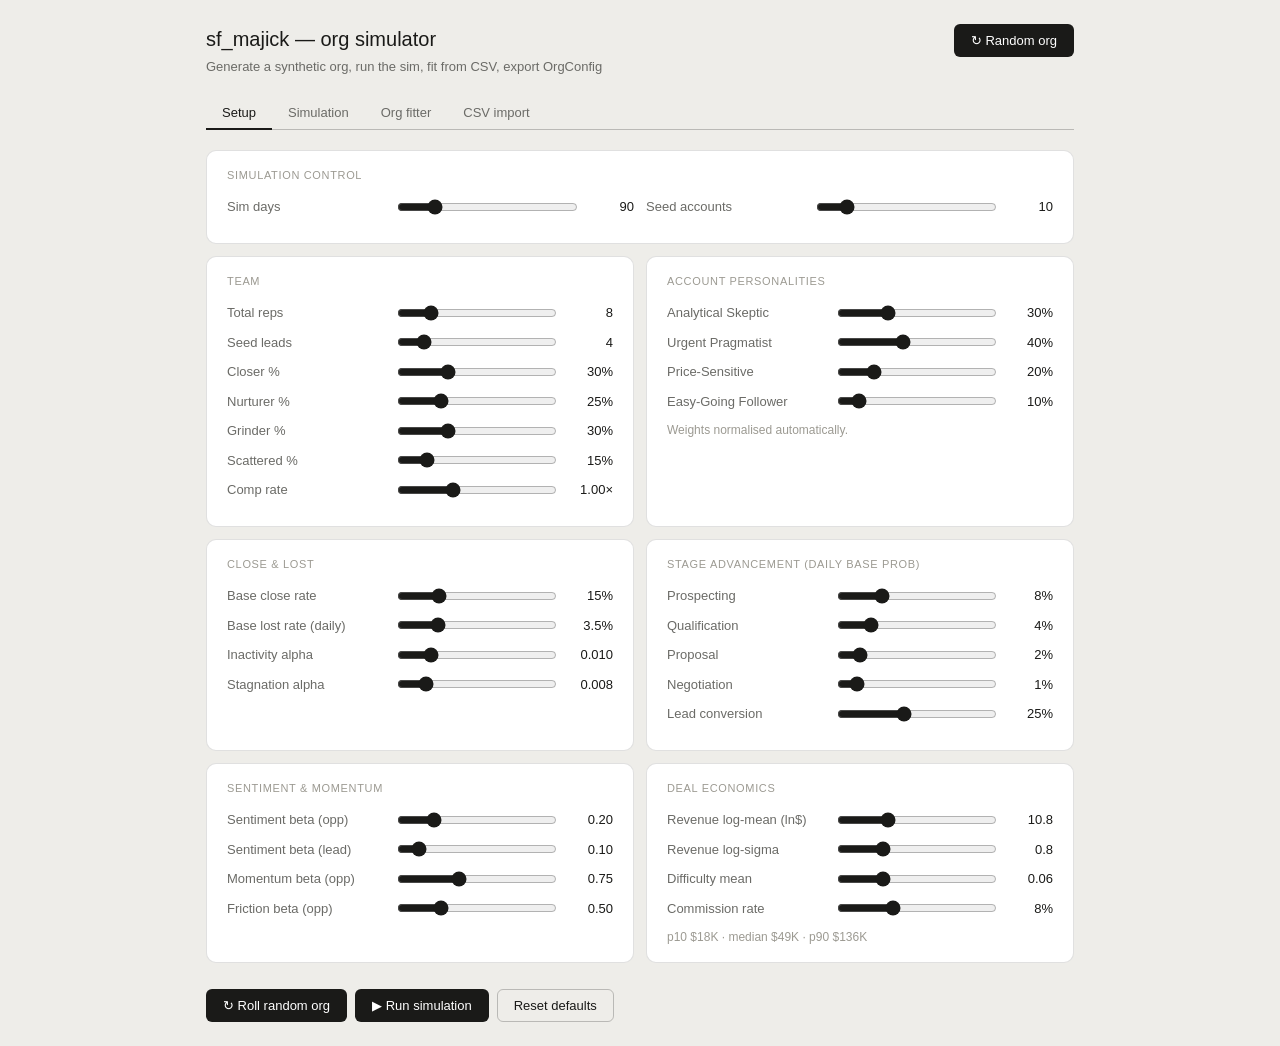
<file: sf_majick/sim/gui/index.html>
<!DOCTYPE html>
<html lang="en">
<head>
<meta charset="UTF-8">
<meta name="viewport" content="width=device-width, initial-scale=1.0">
<title>sf_majick — Org Simulator</title>
<link rel="stylesheet" href="style.css">
</head>
<body>
<div class="app">

  <header>
    <div class="header-row">
      <div>
        <h1>sf_majick — org simulator</h1>
        <p>Generate a synthetic org, run the sim, fit from CSV, export OrgConfig</p>
      </div>
      <button class="btn btn-primary" onclick="randomizeAll(); showTab('setup')">↻ Random org</button>
    </div>
  </header>

  <div class="tabs">
    <button class="tab active" onclick="showTab('setup')">Setup</button>
    <button class="tab" onclick="showTab('sim')">Simulation</button>
    <button class="tab" onclick="showTab('fitter')">Org fitter</button>
    <button class="tab" onclick="showTab('csv')">CSV import</button>
  </div>

  <!-- ═══════════════════════════════════════════════ SETUP -->
  <div id="tab-setup">

    <div class="panel">
      <div class="panel-title">Simulation control</div>
      <div class="two-col">
        <div class="slider-row"><label>Sim days</label><input type="range" id="s-days" min="30" max="365" value="90" step="5" oninput="sync(this,'v-days')"><span id="v-days">90</span></div>
        <div class="slider-row"><label>Seed accounts</label><input type="range" id="s-accts" min="2" max="60" value="10" step="1" oninput="sync(this,'v-accts')"><span id="v-accts">10</span></div>
      </div>
    </div>

    <div class="two-col">
      <div class="panel">
        <div class="panel-title">Team</div>
        <div class="slider-row"><label>Total reps</label><input type="range" id="s-nreps" min="1" max="40" value="8" step="1" oninput="sync(this,'v-nreps')"><span id="v-nreps">8</span></div>
        <div class="slider-row"><label>Seed leads</label><input type="range" id="s-leads" min="0" max="30" value="4" step="1" oninput="sync(this,'v-leads')"><span id="v-leads">4</span></div>
        <div class="slider-row"><label>Closer %</label><input type="range" id="s-closer" min="0" max="1" value="0.30" step="0.05" oninput="sync(this,'v-closer','pct')"><span id="v-closer">30%</span></div>
        <div class="slider-row"><label>Nurturer %</label><input type="range" id="s-nurturer" min="0" max="1" value="0.25" step="0.05" oninput="sync(this,'v-nurturer','pct')"><span id="v-nurturer">25%</span></div>
        <div class="slider-row"><label>Grinder %</label><input type="range" id="s-grinder" min="0" max="1" value="0.30" step="0.05" oninput="sync(this,'v-grinder','pct')"><span id="v-grinder">30%</span></div>
        <div class="slider-row"><label>Scattered %</label><input type="range" id="s-scattered" min="0" max="1" value="0.15" step="0.05" oninput="sync(this,'v-scattered','pct')"><span id="v-scattered">15%</span></div>
        <div class="slider-row"><label>Comp rate</label><input type="range" id="s-comp" min="0.5" max="2.0" value="1.0" step="0.05" oninput="sync(this,'v-comp','x')"><span id="v-comp">1.0×</span></div>
      </div>
      <div class="panel">
        <div class="panel-title">Account personalities</div>
        <div class="slider-row"><label>Analytical Skeptic</label><input type="range" id="s-skeptic" min="0" max="1" value="0.30" step="0.05" oninput="sync(this,'v-skeptic','pct')"><span id="v-skeptic">30%</span></div>
        <div class="slider-row"><label>Urgent Pragmatist</label><input type="range" id="s-urgent" min="0" max="1" value="0.40" step="0.05" oninput="sync(this,'v-urgent','pct')"><span id="v-urgent">40%</span></div>
        <div class="slider-row"><label>Price-Sensitive</label><input type="range" id="s-price" min="0" max="1" value="0.20" step="0.05" oninput="sync(this,'v-price','pct')"><span id="v-price">20%</span></div>
        <div class="slider-row"><label>Easy-Going Follower</label><input type="range" id="s-easy" min="0" max="1" value="0.10" step="0.05" oninput="sync(this,'v-easy','pct')"><span id="v-easy">10%</span></div>
        <p class="note">Weights normalised automatically.</p>
      </div>
    </div>

    <div class="two-col">
      <div class="panel">
        <div class="panel-title">Close &amp; lost</div>
        <div class="slider-row"><label>Base close rate</label><input type="range" id="s-close" min="0.01" max="0.60" value="0.15" step="0.01" oninput="sync(this,'v-close','pct')"><span id="v-close">15%</span></div>
        <div class="slider-row"><label>Base lost rate (daily)</label><input type="range" id="s-lost" min="0.001" max="0.15" value="0.035" step="0.001" oninput="sync(this,'v-lost','pct2')"><span id="v-lost">3.5%</span></div>
        <div class="slider-row"><label>Inactivity alpha</label><input type="range" id="s-inactivity" min="0.001" max="0.05" value="0.010" step="0.001" oninput="sync(this,'v-inactivity','dec3')"><span id="v-inactivity">0.010</span></div>
        <div class="slider-row"><label>Stagnation alpha</label><input type="range" id="s-stagnation" min="0.001" max="0.05" value="0.008" step="0.001" oninput="sync(this,'v-stagnation','dec3')"><span id="v-stagnation">0.008</span></div>
      </div>
      <div class="panel">
        <div class="panel-title">Stage advancement (daily base prob)</div>
        <div class="slider-row"><label>Prospecting</label><input type="range" id="s-p-prosp" min="0.005" max="0.30" value="0.08" step="0.005" oninput="sync(this,'v-p-prosp','pct')"><span id="v-p-prosp">8%</span></div>
        <div class="slider-row"><label>Qualification</label><input type="range" id="s-p-qual" min="0.005" max="0.20" value="0.04" step="0.005" oninput="sync(this,'v-p-qual','pct')"><span id="v-p-qual">4%</span></div>
        <div class="slider-row"><label>Proposal</label><input type="range" id="s-p-prop" min="0.005" max="0.15" value="0.02" step="0.005" oninput="sync(this,'v-p-prop','pct')"><span id="v-p-prop">2%</span></div>
        <div class="slider-row"><label>Negotiation</label><input type="range" id="s-p-neg" min="0.002" max="0.10" value="0.01" step="0.002" oninput="sync(this,'v-p-neg','pct')"><span id="v-p-neg">1%</span></div>
        <div class="slider-row"><label>Lead conversion</label><input type="range" id="s-p-lead" min="0.01" max="0.60" value="0.25" step="0.01" oninput="sync(this,'v-p-lead','pct')"><span id="v-p-lead">25%</span></div>
      </div>
    </div>

    <div class="two-col">
      <div class="panel">
        <div class="panel-title">Sentiment &amp; momentum</div>
        <div class="slider-row"><label>Sentiment beta (opp)</label><input type="range" id="s-sent-opp" min="0.0" max="1.0" value="0.20" step="0.05" oninput="sync(this,'v-sent-opp','dec2')"><span id="v-sent-opp">0.20</span></div>
        <div class="slider-row"><label>Sentiment beta (lead)</label><input type="range" id="s-sent-lead" min="0.0" max="1.0" value="0.10" step="0.05" oninput="sync(this,'v-sent-lead','dec2')"><span id="v-sent-lead">0.10</span></div>
        <div class="slider-row"><label>Momentum beta (opp)</label><input type="range" id="s-mom-opp" min="0.0" max="2.0" value="0.75" step="0.05" oninput="sync(this,'v-mom-opp','dec2')"><span id="v-mom-opp">0.75</span></div>
        <div class="slider-row"><label>Friction beta (opp)</label><input type="range" id="s-fric-opp" min="0.0" max="2.0" value="0.50" step="0.05" oninput="sync(this,'v-fric-opp','dec2')"><span id="v-fric-opp">0.50</span></div>
      </div>
      <div class="panel">
        <div class="panel-title">Deal economics</div>
        <div class="slider-row"><label>Revenue log-mean (ln$)</label><input type="range" id="s-rev-mu" min="9" max="15" value="10.82" step="0.1" oninput="sync(this,'v-rev-mu','dec1')"><span id="v-rev-mu">10.8</span></div>
        <div class="slider-row"><label>Revenue log-sigma</label><input type="range" id="s-rev-sig" min="0.2" max="2.5" value="0.8" step="0.1" oninput="sync(this,'v-rev-sig','dec1')"><span id="v-rev-sig">0.8</span></div>
        <div class="slider-row"><label>Difficulty mean</label><input type="range" id="s-diff" min="0.01" max="0.20" value="0.06" step="0.01" oninput="sync(this,'v-diff','dec2')"><span id="v-diff">0.06</span></div>
        <div class="slider-row"><label>Commission rate</label><input type="range" id="s-comm-rate" min="0.02" max="0.20" value="0.08" step="0.01" oninput="sync(this,'v-comm-rate','pct')"><span id="v-comm-rate">8%</span></div>
        <p class="note" id="rev-preview"></p>
      </div>
    </div>

    <div class="btn-row">
      <button class="btn btn-primary" onclick="randomizeAll()">↻ Roll random org</button>
      <button class="btn btn-primary" onclick="runSim()">▶ Run simulation</button>
      <button class="btn" onclick="resetDefaults()">Reset defaults</button>
    </div>

  </div>

  <!-- ═══════════════════════════════════════════ SIMULATION -->
  <div id="tab-sim" style="display:none">
    <div id="sim-empty" class="placeholder">Configure the org in Setup, then click Run simulation.</div>
    <div id="sim-results" style="display:none">
      <div class="metric-grid" id="sim-metrics"></div>
      <div class="two-col">
        <div class="panel"><div class="panel-title">Team</div><div id="rep-list"></div></div>
        <div class="panel"><div class="panel-title">Stage distribution</div><div id="stage-bars"></div></div>
      </div>
      <div class="panel"><div class="panel-title">Pipeline sample (up to 20)</div><div id="opp-table"></div></div>
      <div class="panel"><div class="panel-title">Daily activity (last 30 days)</div><canvas id="activity-chart" style="width:100%;height:180px;display:block"></canvas></div>
    </div>
  </div>

  <!-- ══════════════════════════════════════════ ORG FITTER -->
  <div id="tab-fitter" style="display:none">
    <div id="fitter-empty" class="placeholder">Run the simulation first, then fit the org.</div>
    <div id="fitter-content" style="display:none">
      <div class="btn-row">
        <button class="btn btn-primary" onclick="fitOrg()">Fit org from sim data</button>
        <span id="fit-status" class="status-text"></span>
      </div>
      <div id="fit-output" style="display:none">
        <div class="two-col">
          <div class="panel"><div class="panel-title">Fitted parameters</div><div id="fit-fields"></div></div>
          <div class="panel"><div class="panel-title">Validation</div><div id="fit-validation"></div></div>
        </div>
        <div class="panel">
          <div class="panel-title">OrgConfig JSON</div>
          <pre id="fit-json"></pre>
          <div class="btn-row">
            <button class="btn" onclick="copyEl('fit-json')">Copy JSON</button>
            <button class="btn" onclick="downloadEl('fit-json','fitted_config.json')">Download</button>
          </div>
        </div>
        <div class="panel"><div class="panel-title">Python snippet</div><pre id="fit-python"></pre></div>
      </div>
    </div>
  </div>

  <!-- ════════════════════════════════════════ CSV IMPORT -->
  <div id="tab-csv" style="display:none">

    <div class="panel">
      <div class="panel-title">Opportunities CSV <span class="optional-tag">required</span></div>
      <p class="help-text">Export from Salesforce → Reports → Opportunities. Common column names are auto-detected (StageName, Amount, CloseDate, CreatedDate, OwnerId, AccountId).</p>
      <div class="drop-zone" id="drop-opps" onclick="document.getElementById('f-opps').click()">
        <input type="file" id="f-opps" accept=".csv" style="display:none" onchange="loadCsv('opps',this)">
        <span id="drop-opps-label">Click to choose file, or drag and drop</span>
      </div>
    </div>

    <div class="two-col">
      <div class="panel">
        <div class="panel-title">Users CSV <span class="optional-tag">optional</span></div>
        <div class="drop-zone" id="drop-users" onclick="document.getElementById('f-users').click()">
          <input type="file" id="f-users" accept=".csv" style="display:none" onchange="loadCsv('users',this)">
          <span id="drop-users-label">Click or drop — improves rep count</span>
        </div>
      </div>
      <div class="panel">
        <div class="panel-title">Leads CSV <span class="optional-tag">optional</span></div>
        <div class="drop-zone" id="drop-leads" onclick="document.getElementById('f-leads').click()">
          <input type="file" id="f-leads" accept=".csv" style="display:none" onchange="loadCsv('leads',this)">
          <span id="drop-leads-label">Click or drop — enables lead conversion rate</span>
        </div>
      </div>
    </div>

    <div class="panel" id="col-mapping-panel" style="display:none">
      <div class="panel-title">Column mapping</div>
      <p class="help-text">Auto-detected columns shown. Override any that were missed.</p>
      <div id="col-mapping-grid" class="two-col" style="gap:8px 24px"></div>
    </div>

    <div id="csv-fit-row" style="display:none">
      <div class="btn-row">
        <button class="btn btn-primary" onclick="fitFromCsv()">Fit org from CSV</button>
        <span id="csv-fit-status" class="status-text"></span>
      </div>
    </div>

    <div id="csv-fit-output" style="display:none">
      <div class="metric-grid" id="csv-summary"></div>
      <div class="two-col">
        <div class="panel"><div class="panel-title">Fitted parameters</div><div id="csv-fit-fields"></div></div>
        <div class="panel">
          <div class="panel-title">Observed distributions</div>
          <div id="csv-distributions"></div>
          <canvas id="csv-stage-chart" style="width:100%;height:150px;display:block;margin-top:12px"></canvas>
        </div>
      </div>
      <div class="panel"><div class="panel-title">Warnings</div><div id="csv-warnings"></div></div>
      <div class="panel">
        <div class="panel-title">OrgConfig JSON</div>
        <pre id="csv-fit-json"></pre>
        <div class="btn-row">
          <button class="btn" onclick="copyEl('csv-fit-json')">Copy JSON</button>
          <button class="btn" onclick="downloadEl('csv-fit-json','csv_fitted_config.json')">Download</button>
          <button class="btn btn-primary" onclick="loadCsvIntoSetup()">Load into Setup →</button>
        </div>
        <div class="save-pi-row">
          <input type="text" id="csv-save-name" class="save-pi-input" placeholder="Config name (e.g. acme_q3_2026)">
          <button class="btn" id="csv-save-btn" onclick="saveToPi()">Save to Pi</button>
          <span id="csv-save-status" class="status-text"></span>
        </div>
      </div>
      <div class="panel"><div class="panel-title">Python snippet</div><pre id="csv-fit-python"></pre></div>
    </div>

  </div>

</div>

<script src="sim.js"></script>
<script src="ui.js"></script>
<script src="csv.js"></script>
<script>
  init();
</script>
</body>
</html>
</file>
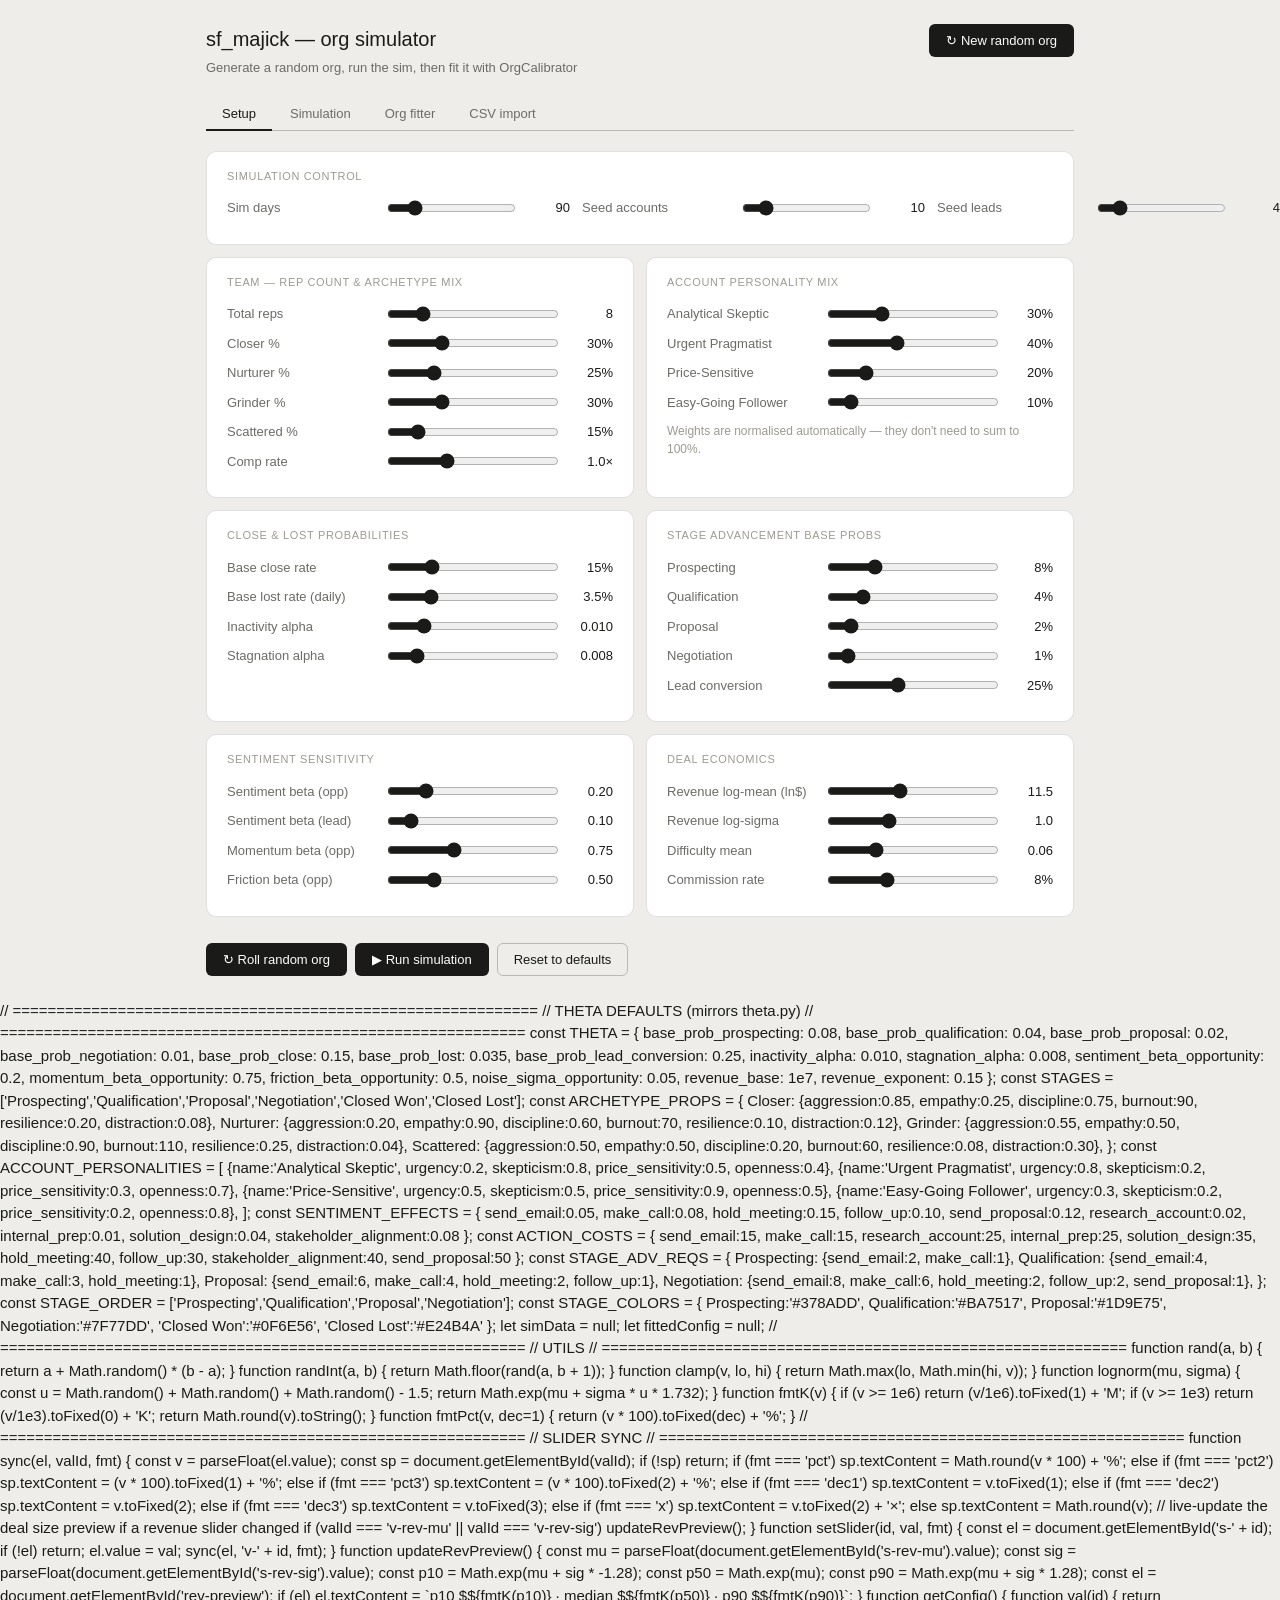
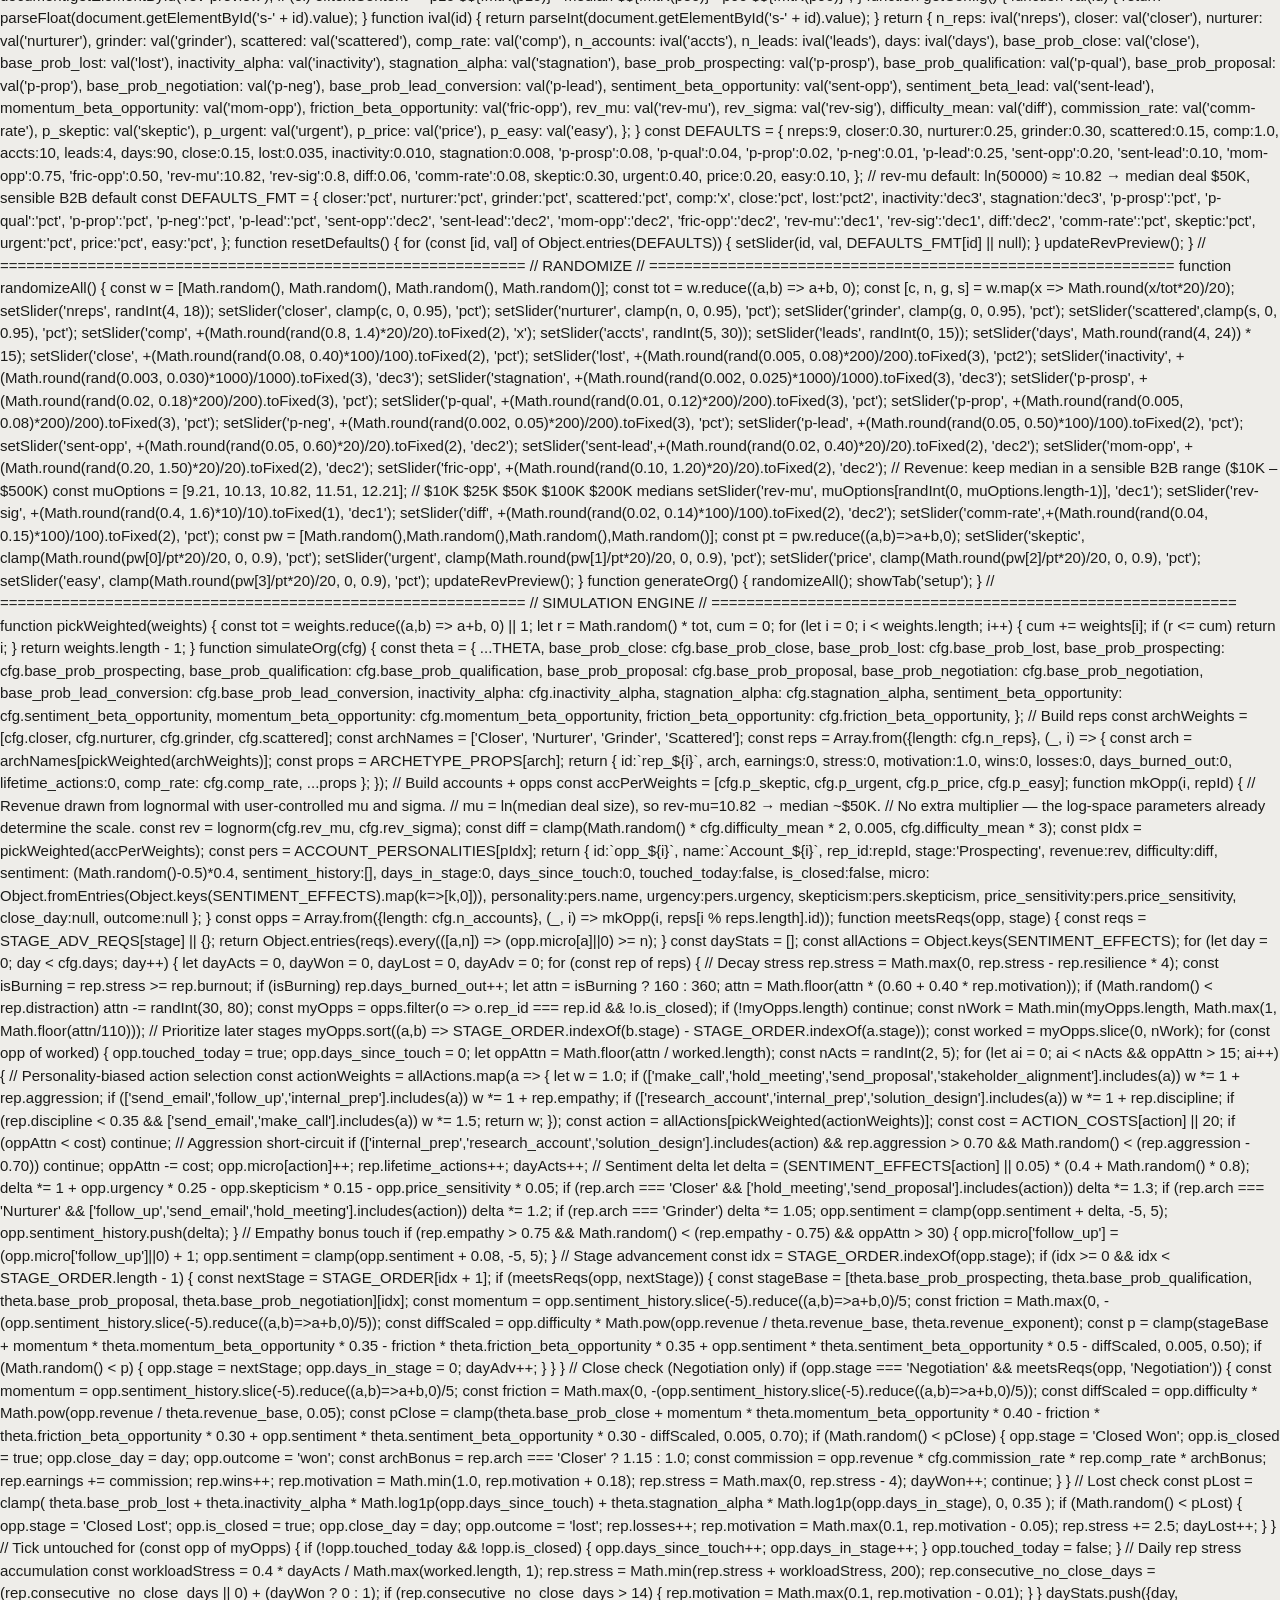
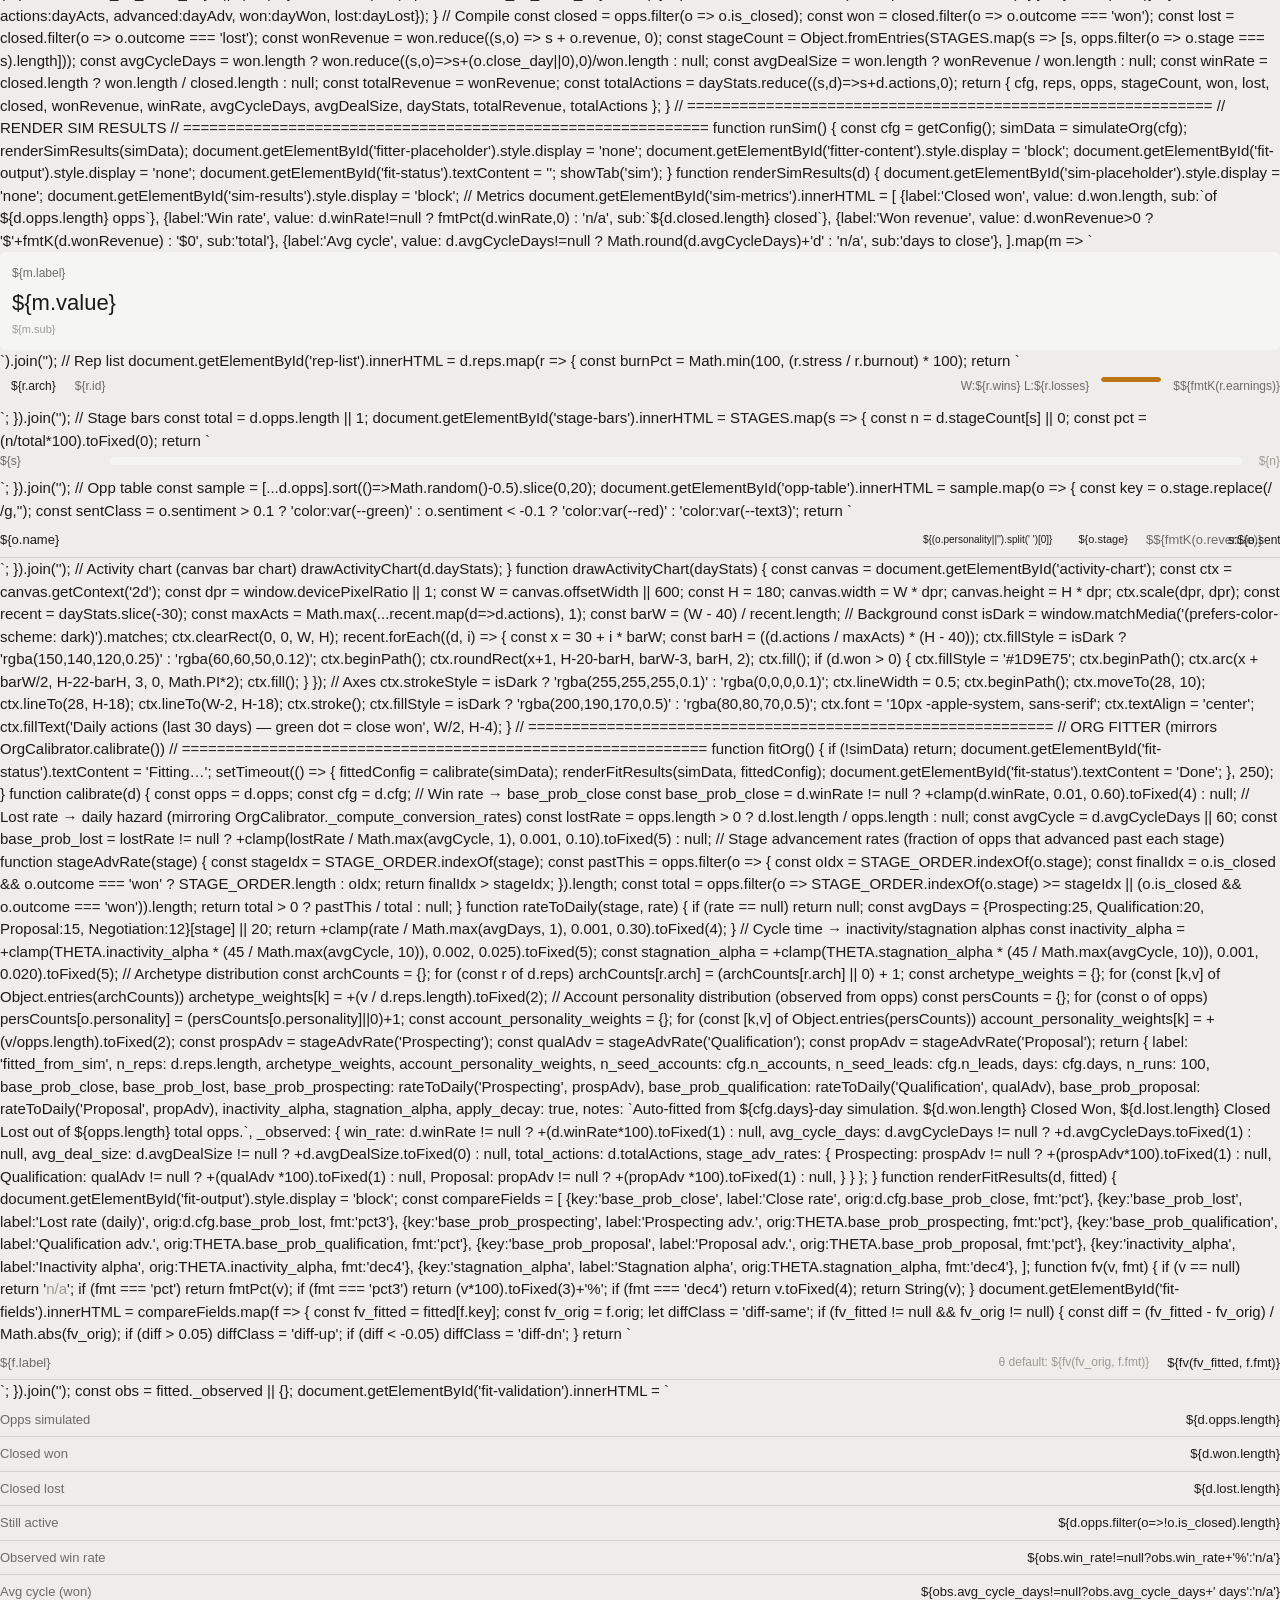
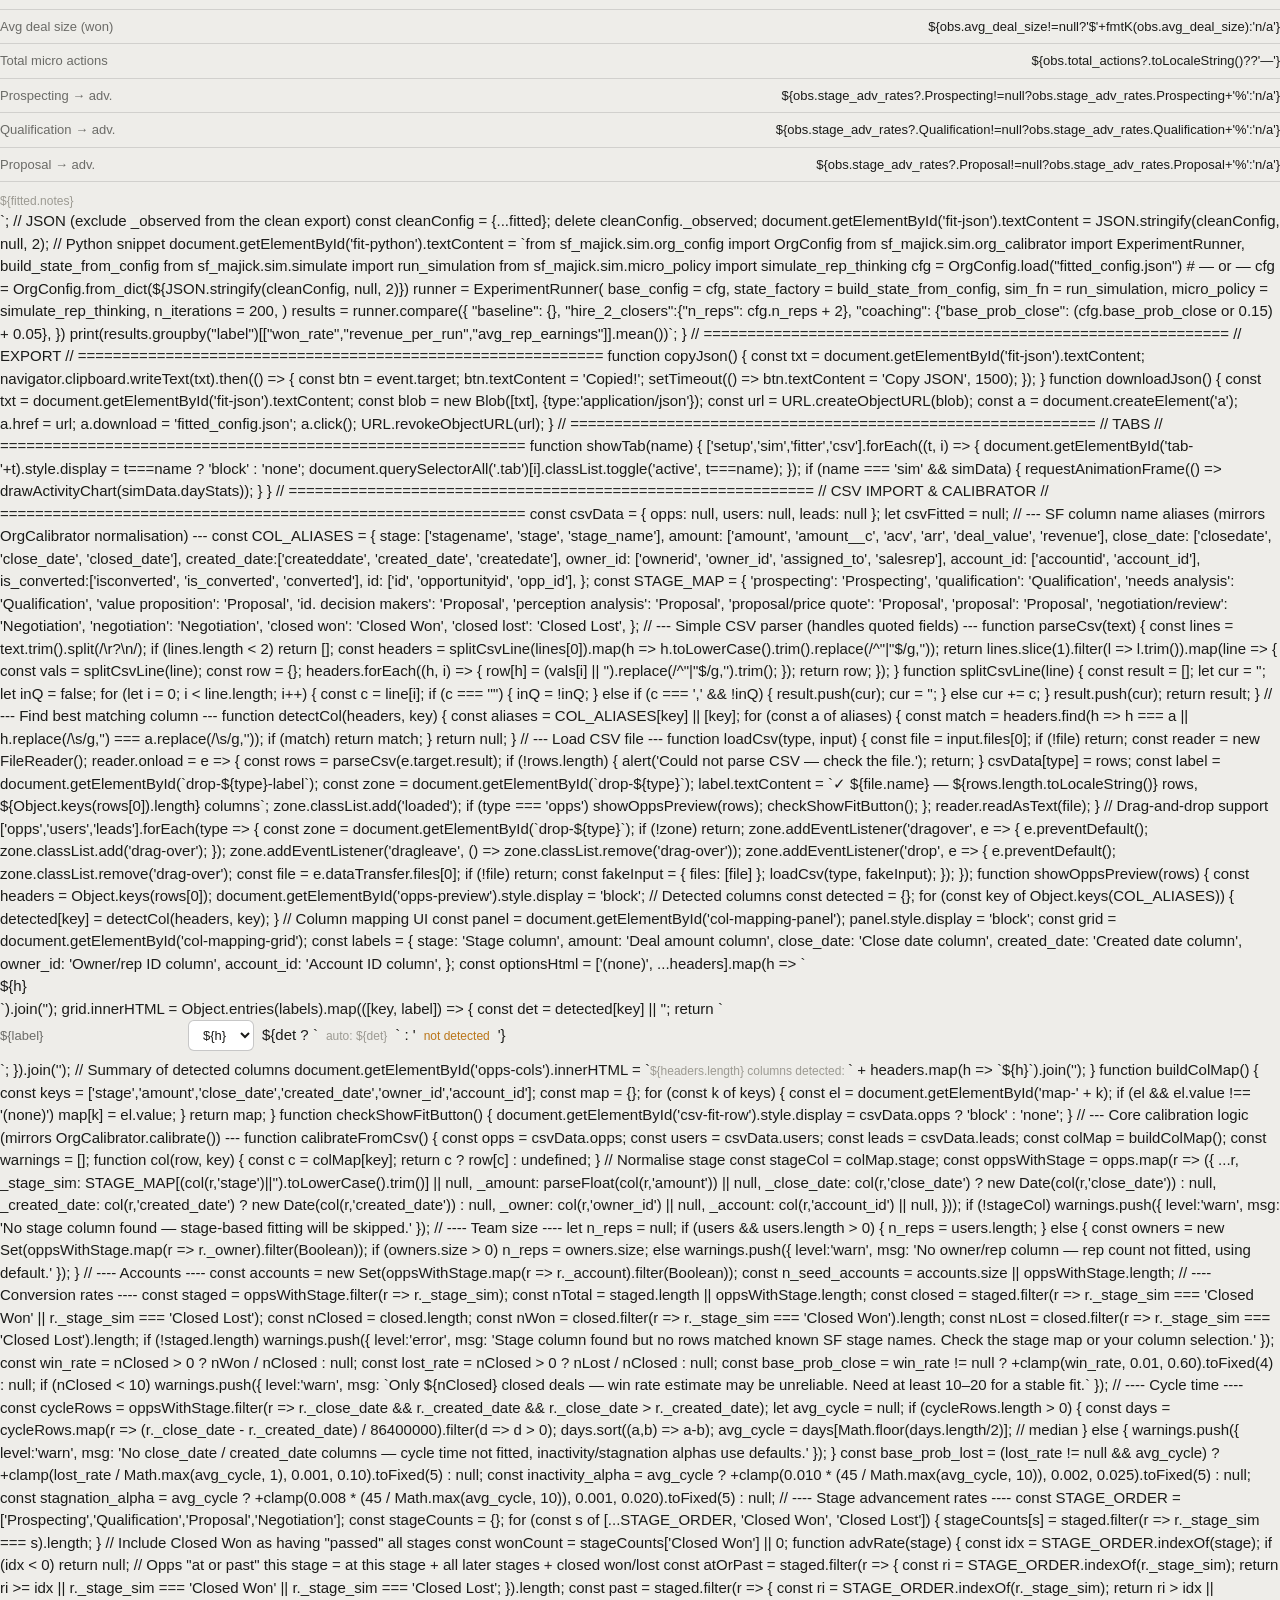
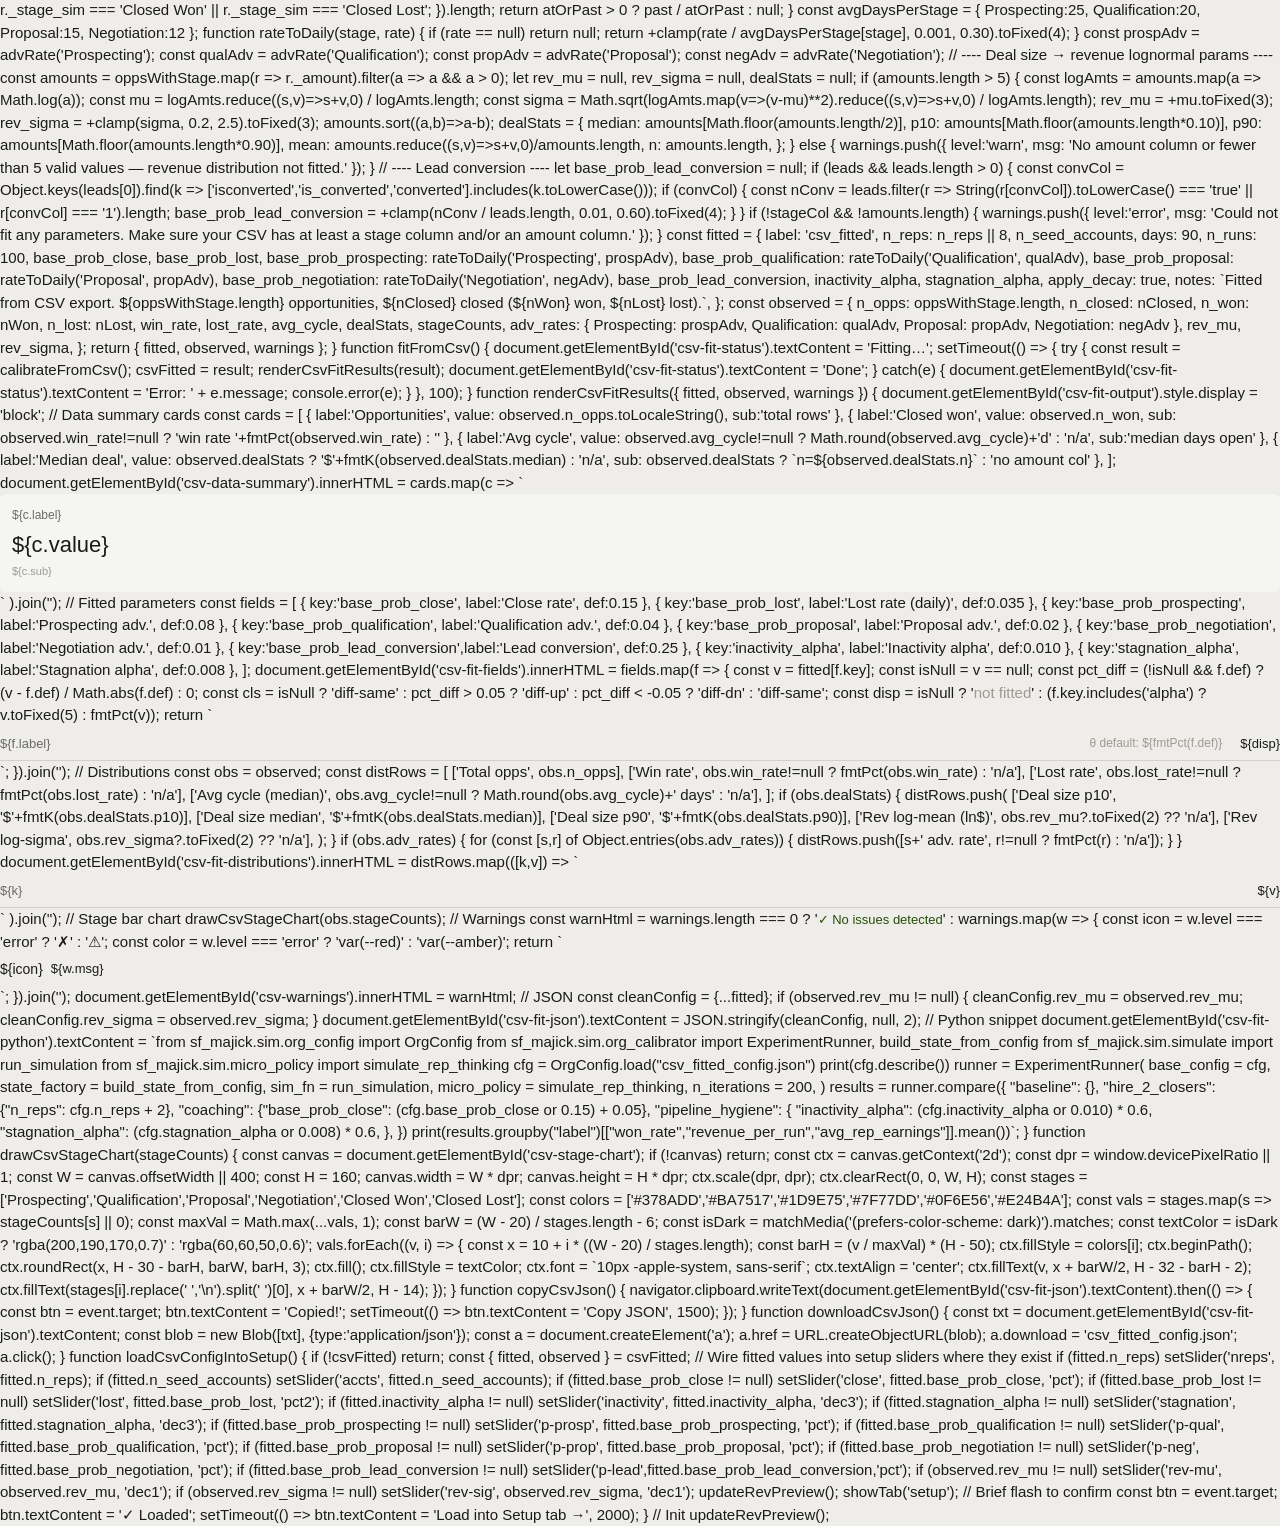
<file: sf_majick/sim/simulator.html>
<!DOCTYPE html>
<html lang="en">
<head>
<meta charset="UTF-8">
<meta name="viewport" content="width=device-width, initial-scale=1.0">
<title>sf_majick — Org Simulator</title>
<style>
  *, *::before, *::after { box-sizing: border-box; margin: 0; padding: 0; }
  :root {
    --bg: #ffffff; --bg2: #f5f5f3; --bg3: #eeede9;
    --text: #1a1a18; --text2: #6b6b67; --text3: #9c9a92;
    --border: rgba(0,0,0,0.12); --border2: rgba(0,0,0,0.22);
    --radius: 10px; --radius-sm: 6px;
    --blue: #185FA5; --blue-bg: #E6F1FB;
    --green: #1D9E75; --green-bg: #EAF3DE; --green-dark: #27500A;
    --amber: #BA7517; --amber-bg: #FAEEDA; --amber-dark: #633806;
    --red: #E24B4A; --red-bg: #FCEBEB; --red-dark: #791F1F;
    --purple: #534AB7; --purple-bg: #EEEDFE; --purple-dark: #26215C;
    --teal: #0F6E56; --teal-bg: #E1F5EE;
  }
  @media (prefers-color-scheme: dark) {
    :root {
      --bg: #1c1c1a; --bg2: #242422; --bg3: #2c2c2a;
      --text: #e8e6de; --text2: #9c9a92; --text3: #6b6b67;
      --border: rgba(255,255,255,0.10); --border2: rgba(255,255,255,0.20);
      --blue: #85B7EB; --blue-bg: #042C53;
      --green: #5DCAA5; --green-bg: #04342C; --green-dark: #9FE1CB;
      --amber: #EF9F27; --amber-bg: #412402; --amber-dark: #FAC775;
      --red: #F09595; --red-bg: #501313; --red-dark: #F7C1C1;
      --purple: #AFA9EC; --purple-bg: #26215C; --purple-dark: #CECBF6;
      --teal: #5DCAA5; --teal-bg: #04342C;
    }
  }
  body { font-family: -apple-system, BlinkMacSystemFont, 'Segoe UI', sans-serif; background: var(--bg3); color: var(--text); font-size: 15px; line-height: 1.5; min-height: 100vh; }
  .app { max-width: 900px; margin: 0 auto; padding: 24px 16px; }
  header { margin-bottom: 20px; }
  header h1 { font-size: 20px; font-weight: 500; }
  header p { font-size: 13px; color: var(--text2); margin-top: 4px; }
  .tabs { display: flex; border-bottom: 0.5px solid var(--border2); margin-bottom: 20px; gap: 2px; }
  .tab { font-size: 13px; padding: 8px 16px; cursor: pointer; color: var(--text2); border-bottom: 2px solid transparent; margin-bottom: -1px; background: none; border-top: none; border-left: none; border-right: none; }
  .tab.active { color: var(--text); border-bottom-color: var(--text); font-weight: 500; }
  .tab:hover:not(.active) { color: var(--text); }
  .panel { background: var(--bg); border: 0.5px solid var(--border); border-radius: var(--radius); padding: 16px 20px; margin-bottom: 12px; }
  .panel-title { font-size: 11px; font-weight: 500; color: var(--text3); text-transform: uppercase; letter-spacing: 0.06em; margin-bottom: 14px; }
  .two-col { display: grid; grid-template-columns: 1fr 1fr; gap: 12px; }
  .three-col { display: grid; grid-template-columns: 1fr 1fr 1fr; gap: 0 12px; }
  @media (max-width: 700px) { .two-col, .three-col { grid-template-columns: 1fr; } }
  .metric-grid { display: grid; grid-template-columns: repeat(4, minmax(0,1fr)); gap: 10px; margin-bottom: 12px; }
  @media (max-width: 600px) { .metric-grid { grid-template-columns: repeat(2, 1fr); } }
  .metric { background: var(--bg2); border-radius: var(--radius-sm); padding: 12px; }
  .metric .label { font-size: 12px; color: var(--text2); margin-bottom: 4px; }
  .metric .value { font-size: 22px; font-weight: 500; }
  .metric .sub { font-size: 11px; color: var(--text3); margin-top: 2px; }
  .slider-row { display: flex; align-items: center; gap: 10px; margin-bottom: 10px; }
  .slider-label { font-size: 13px; color: var(--text2); width: 150px; flex-shrink: 0; }
  .slider-val { font-size: 13px; font-weight: 500; min-width: 44px; text-align: right; }
  input[type=range] { flex: 1; accent-color: var(--text); }
  .btn { font-size: 13px; padding: 8px 16px; border-radius: var(--radius-sm); border: 0.5px solid var(--border2); background: transparent; color: var(--text); cursor: pointer; transition: background 0.15s; }
  .btn:hover { background: var(--bg2); }
  .btn-primary { background: var(--text); color: var(--bg); border-color: transparent; }
  .btn-primary:hover { opacity: 0.85; background: var(--text); }
  .btn-row { display: flex; gap: 8px; margin-top: 14px; flex-wrap: wrap; align-items: center; }
  .badge { display: inline-flex; align-items: center; font-size: 12px; padding: 3px 9px; border-radius: 20px; margin: 2px; }
  .badge-Closer   { background: var(--blue-bg);   color: var(--blue); }
  .badge-Nurturer { background: var(--green-bg);  color: var(--green-dark); }
  .badge-Grinder  { background: var(--amber-bg);  color: var(--amber-dark); }
  .badge-Scattered{ background: var(--red-bg);    color: var(--red-dark); }
  .bar-row { display: flex; align-items: center; gap: 10px; margin-bottom: 7px; }
  .bar-label { font-size: 12px; color: var(--text2); width: 100px; flex-shrink: 0; }
  .bar-track { flex: 1; height: 8px; background: var(--bg2); border-radius: 4px; overflow: hidden; }
  .bar-fill { height: 100%; border-radius: 4px; }
  .bar-val { font-size: 12px; color: var(--text3); min-width: 28px; text-align: right; }
  .opp-row { display: flex; align-items: center; gap: 10px; padding: 6px 0; border-bottom: 0.5px solid var(--border); font-size: 13px; }
  .opp-row:last-child { border-bottom: none; }
  .stage-pill { font-size: 11px; padding: 2px 8px; border-radius: 10px; flex-shrink: 0; }
  .s-Prospecting  { background: var(--blue-bg);   color: var(--blue); }
  .s-Qualification{ background: var(--amber-bg);  color: var(--amber); }
  .s-Proposal     { background: var(--green-bg);  color: var(--green); }
  .s-Negotiation  { background: var(--purple-bg); color: var(--purple-dark); }
  .s-ClosedWon    { background: var(--teal-bg);   color: var(--teal); }
  .s-ClosedLost   { background: var(--red-bg);    color: var(--red); }
  .fit-row { display: flex; justify-content: space-between; align-items: center; padding: 7px 0; border-bottom: 0.5px solid var(--border); font-size: 13px; }
  .fit-row:last-child { border-bottom: none; }
  .fit-key { color: var(--text2); }
  .fit-vals { display: flex; gap: 18px; align-items: center; }
  .fit-orig { color: var(--text3); font-size: 12px; }
  .fit-fitted { font-weight: 500; }
  .diff-up { color: var(--green-dark); }
  .diff-dn { color: var(--red-dark); }
  .diff-same { color: var(--text3); }
  .rep-row { display: flex; align-items: center; gap: 8px; margin-bottom: 7px; }
  .rep-id { font-size: 12px; color: var(--text2); }
  .rep-stats { margin-left: auto; font-size: 12px; color: var(--text2); display: flex; gap: 12px; }
  .stress-bar { width: 60px; height: 5px; background: var(--bg2); border-radius: 3px; overflow: hidden; }
  .stress-fill { height: 100%; background: var(--amber); border-radius: 3px; }
  pre { font-family: 'SFMono-Regular', 'Consolas', monospace; font-size: 12px; background: var(--bg2); border-radius: var(--radius-sm); padding: 14px; overflow: auto; max-height: 260px; color: var(--text2); line-height: 1.6; white-space: pre-wrap; word-break: break-all; }
  .placeholder { text-align: center; padding: 2.5rem; color: var(--text3); font-size: 14px; }
  .note { font-size: 12px; color: var(--text3); margin-top: 10px; line-height: 1.5; }
  .status-dot { display: inline-block; width: 7px; height: 7px; border-radius: 50%; margin-right: 6px; }
  .dot-green { background: var(--green); }
  .dot-gray  { background: var(--text3); }
  select { font-size: 13px; padding: 6px 10px; border-radius: var(--radius-sm); border: 0.5px solid var(--border2); background: var(--bg); color: var(--text); cursor: pointer; }
  .drop-zone { border: 1.5px dashed var(--border2); border-radius: var(--radius); padding: 20px; text-align: center; cursor: pointer; font-size: 13px; color: var(--text3); transition: border-color 0.15s, background 0.15s; }
  .drop-zone:hover, .drop-zone.drag-over { border-color: var(--text2); background: var(--bg2); color: var(--text2); }
  .drop-zone.loaded { border-color: var(--green); color: var(--green-dark); background: var(--green-bg); }
  .map-row { display: flex; align-items: center; gap: 8px; margin-bottom: 8px; }
  .map-label { font-size: 13px; color: var(--text2); width: 180px; flex-shrink: 0; }
  .map-detected { font-size: 12px; color: var(--text3); }
  .warn-row { font-size: 13px; padding: 6px 0; border-bottom: 0.5px solid var(--border); display: flex; gap: 8px; align-items: flex-start; }
  .warn-row:last-child { border-bottom: none; }
  .warn-icon { flex-shrink: 0; font-size: 14px; }
</style>
</head>
<body>
<div class="app">
  <header>
    <div style="display:flex;align-items:flex-start;justify-content:space-between;gap:12px;flex-wrap:wrap;">
      <div>
        <h1>sf_majick — org simulator</h1>
        <p>Generate a random org, run the sim, then fit it with OrgCalibrator</p>
      </div>
      <button class="btn btn-primary" onclick="generateOrg()">↻ New random org</button>
    </div>
  </header>

  <div class="tabs">
    <button class="tab active" onclick="showTab('setup')">Setup</button>
    <button class="tab" onclick="showTab('sim')">Simulation</button>
    <button class="tab" onclick="showTab('fitter')">Org fitter</button>
    <button class="tab" onclick="showTab('csv')">CSV import</button>
  </div>

  <!-- ===== SETUP ===== -->
  <div id="tab-setup">

    <div class="panel">
      <div class="panel-title">Simulation control</div>
      <div class="three-col">
        <div class="slider-row"><span class="slider-label">Sim days</span><input type="range" id="s-days" min="30" max="365" value="90" step="5" oninput="sync(this,'v-days')"><span class="slider-val" id="v-days">90</span></div>
        <div class="slider-row"><span class="slider-label">Seed accounts</span><input type="range" id="s-accts" min="2" max="60" value="10" step="1" oninput="sync(this,'v-accts')"><span class="slider-val" id="v-accts">10</span></div>
        <div class="slider-row"><span class="slider-label">Seed leads</span><input type="range" id="s-leads" min="0" max="30" value="4" step="1" oninput="sync(this,'v-leads')"><span class="slider-val" id="v-leads">4</span></div>
      </div>
    </div>

    <div class="two-col">
      <div class="panel">
        <div class="panel-title">Team — rep count &amp; archetype mix</div>
        <div class="slider-row"><span class="slider-label">Total reps</span><input type="range" id="s-nreps" min="1" max="40" value="8" step="1" oninput="sync(this,'v-nreps')"><span class="slider-val" id="v-nreps">8</span></div>
        <div class="slider-row"><span class="slider-label">Closer %</span><input type="range" id="s-closer" min="0" max="1" value="0.30" step="0.05" oninput="sync(this,'v-closer','pct')"><span class="slider-val" id="v-closer">30%</span></div>
        <div class="slider-row"><span class="slider-label">Nurturer %</span><input type="range" id="s-nurturer" min="0" max="1" value="0.25" step="0.05" oninput="sync(this,'v-nurturer','pct')"><span class="slider-val" id="v-nurturer">25%</span></div>
        <div class="slider-row"><span class="slider-label">Grinder %</span><input type="range" id="s-grinder" min="0" max="1" value="0.30" step="0.05" oninput="sync(this,'v-grinder','pct')"><span class="slider-val" id="v-grinder">30%</span></div>
        <div class="slider-row"><span class="slider-label">Scattered %</span><input type="range" id="s-scattered" min="0" max="1" value="0.15" step="0.05" oninput="sync(this,'v-scattered','pct')"><span class="slider-val" id="v-scattered">15%</span></div>
        <div class="slider-row"><span class="slider-label">Comp rate</span><input type="range" id="s-comp" min="0.5" max="2.0" value="1.0" step="0.05" oninput="sync(this,'v-comp','x')"><span class="slider-val" id="v-comp">1.0×</span></div>
      </div>
      <div class="panel">
        <div class="panel-title">Account personality mix</div>
        <div class="slider-row"><span class="slider-label">Analytical Skeptic</span><input type="range" id="s-skeptic" min="0" max="1" value="0.30" step="0.05" oninput="sync(this,'v-skeptic','pct')"><span class="slider-val" id="v-skeptic">30%</span></div>
        <div class="slider-row"><span class="slider-label">Urgent Pragmatist</span><input type="range" id="s-urgent" min="0" max="1" value="0.40" step="0.05" oninput="sync(this,'v-urgent','pct')"><span class="slider-val" id="v-urgent">40%</span></div>
        <div class="slider-row"><span class="slider-label">Price-Sensitive</span><input type="range" id="s-price" min="0" max="1" value="0.20" step="0.05" oninput="sync(this,'v-price','pct')"><span class="slider-val" id="v-price">20%</span></div>
        <div class="slider-row"><span class="slider-label">Easy-Going Follower</span><input type="range" id="s-easy" min="0" max="1" value="0.10" step="0.05" oninput="sync(this,'v-easy','pct')"><span class="slider-val" id="v-easy">10%</span></div>
        <p class="note" style="margin-top:10px;">Weights are normalised automatically — they don't need to sum to 100%.</p>
      </div>
    </div>

    <div class="two-col">
      <div class="panel">
        <div class="panel-title">Close &amp; lost probabilities</div>
        <div class="slider-row"><span class="slider-label">Base close rate</span><input type="range" id="s-close" min="0.01" max="0.60" value="0.15" step="0.01" oninput="sync(this,'v-close','pct')"><span class="slider-val" id="v-close">15%</span></div>
        <div class="slider-row"><span class="slider-label">Base lost rate (daily)</span><input type="range" id="s-lost" min="0.001" max="0.15" value="0.035" step="0.001" oninput="sync(this,'v-lost','pct2')"><span class="slider-val" id="v-lost">3.5%</span></div>
        <div class="slider-row"><span class="slider-label">Inactivity alpha</span><input type="range" id="s-inactivity" min="0.001" max="0.05" value="0.010" step="0.001" oninput="sync(this,'v-inactivity','dec3')"><span class="slider-val" id="v-inactivity">0.010</span></div>
        <div class="slider-row"><span class="slider-label">Stagnation alpha</span><input type="range" id="s-stagnation" min="0.001" max="0.05" value="0.008" step="0.001" oninput="sync(this,'v-stagnation','dec3')"><span class="slider-val" id="v-stagnation">0.008</span></div>
      </div>
      <div class="panel">
        <div class="panel-title">Stage advancement base probs</div>
        <div class="slider-row"><span class="slider-label">Prospecting</span><input type="range" id="s-p-prosp" min="0.005" max="0.30" value="0.08" step="0.005" oninput="sync(this,'v-p-prosp','pct')"><span class="slider-val" id="v-p-prosp">8%</span></div>
        <div class="slider-row"><span class="slider-label">Qualification</span><input type="range" id="s-p-qual" min="0.005" max="0.20" value="0.04" step="0.005" oninput="sync(this,'v-p-qual','pct')"><span class="slider-val" id="v-p-qual">4%</span></div>
        <div class="slider-row"><span class="slider-label">Proposal</span><input type="range" id="s-p-prop" min="0.005" max="0.15" value="0.02" step="0.005" oninput="sync(this,'v-p-prop','pct')"><span class="slider-val" id="v-p-prop">2%</span></div>
        <div class="slider-row"><span class="slider-label">Negotiation</span><input type="range" id="s-p-neg" min="0.002" max="0.10" value="0.01" step="0.002" oninput="sync(this,'v-p-neg','pct')"><span class="slider-val" id="v-p-neg">1%</span></div>
        <div class="slider-row"><span class="slider-label">Lead conversion</span><input type="range" id="s-p-lead" min="0.01" max="0.60" value="0.25" step="0.01" oninput="sync(this,'v-p-lead','pct')"><span class="slider-val" id="v-p-lead">25%</span></div>
      </div>
    </div>

    <div class="two-col">
      <div class="panel">
        <div class="panel-title">Sentiment sensitivity</div>
        <div class="slider-row"><span class="slider-label">Sentiment beta (opp)</span><input type="range" id="s-sent-opp" min="0.0" max="1.0" value="0.20" step="0.05" oninput="sync(this,'v-sent-opp','dec2')"><span class="slider-val" id="v-sent-opp">0.20</span></div>
        <div class="slider-row"><span class="slider-label">Sentiment beta (lead)</span><input type="range" id="s-sent-lead" min="0.0" max="1.0" value="0.10" step="0.05" oninput="sync(this,'v-sent-lead','dec2')"><span class="slider-val" id="v-sent-lead">0.10</span></div>
        <div class="slider-row"><span class="slider-label">Momentum beta (opp)</span><input type="range" id="s-mom-opp" min="0.0" max="2.0" value="0.75" step="0.05" oninput="sync(this,'v-mom-opp','dec2')"><span class="slider-val" id="v-mom-opp">0.75</span></div>
        <div class="slider-row"><span class="slider-label">Friction beta (opp)</span><input type="range" id="s-fric-opp" min="0.0" max="2.0" value="0.50" step="0.05" oninput="sync(this,'v-fric-opp','dec2')"><span class="slider-val" id="v-fric-opp">0.50</span></div>
      </div>
      <div class="panel">
        <div class="panel-title">Deal economics</div>
        <div class="slider-row"><span class="slider-label">Revenue log-mean (ln$)</span><input type="range" id="s-rev-mu" min="9" max="15" value="11.5" step="0.5" oninput="sync(this,'v-rev-mu','dec1')"><span class="slider-val" id="v-rev-mu">11.5</span></div>
        <div class="slider-row"><span class="slider-label">Revenue log-sigma</span><input type="range" id="s-rev-sig" min="0.2" max="2.5" value="1.0" step="0.1" oninput="sync(this,'v-rev-sig','dec1')"><span class="slider-val" id="v-rev-sig">1.0</span></div>
        <div class="slider-row"><span class="slider-label">Difficulty mean</span><input type="range" id="s-diff" min="0.01" max="0.20" value="0.06" step="0.01" oninput="sync(this,'v-diff','dec2')"><span class="slider-val" id="v-diff">0.06</span></div>
        <div class="slider-row"><span class="slider-label">Commission rate</span><input type="range" id="s-comm-rate" min="0.02" max="0.20" value="0.08" step="0.01" oninput="sync(this,'v-comm-rate','pct')"><span class="slider-val" id="v-comm-rate">8%</span></div>
        <p class="note" style="margin-top:8px;" id="rev-preview"></p>
      </div>
    </div>

    <div class="btn-row">
      <button class="btn btn-primary" onclick="randomizeAll()">↻ Roll random org</button>
      <button class="btn btn-primary" onclick="runSim()">▶ Run simulation</button>
      <button class="btn" onclick="resetDefaults()">Reset to defaults</button>
    </div>
  </div>

  <!-- ===== SIM ===== -->
  <div id="tab-sim" style="display:none">
    <div id="sim-placeholder" class="placeholder">Configure the org in Setup, then click "Run simulation"</div>
    <div id="sim-results" style="display:none">
      <div class="metric-grid" id="sim-metrics"></div>
      <div class="two-col">
        <div class="panel">
          <div class="panel-title">Team</div>
          <div id="rep-list"></div>
        </div>
        <div class="panel">
          <div class="panel-title">Stage distribution</div>
          <div id="stage-bars"></div>
        </div>
      </div>
      <div class="panel">
        <div class="panel-title">Pipeline — deal sample (up to 20)</div>
        <div id="opp-table"></div>
      </div>
      <div class="panel">
        <div class="panel-title">Daily activity log (last 20 days)</div>
        <canvas id="activity-chart" style="width:100%;height:180px;display:block;"></canvas>
      </div>
    </div>
  </div>

  <!-- ===== FITTER ===== -->
  <div id="tab-fitter" style="display:none">
    <div id="fitter-placeholder" class="placeholder">Run the simulation first, then fit the org</div>
    <div id="fitter-content" style="display:none">
      <div class="btn-row" style="margin-bottom:16px;">
        <button class="btn btn-primary" onclick="fitOrg()">Fit org from sim data</button>
        <span id="fit-status" style="font-size:13px;color:var(--text3);"></span>
      </div>
      <div id="fit-output" style="display:none">
        <div class="two-col">
          <div class="panel">
            <div class="panel-title">Fitted OrgConfig — probability fields</div>
            <div id="fit-fields"></div>
          </div>
          <div class="panel">
            <div class="panel-title">Validation report</div>
            <div id="fit-validation"></div>
          </div>
        </div>
        <div class="panel">
          <div class="panel-title">OrgConfig JSON — copy into your project</div>
          <pre id="fit-json"></pre>
          <div class="btn-row">
            <button class="btn" onclick="copyJson()">Copy JSON</button>
            <button class="btn" onclick="downloadJson()">Download as .json</button>
          </div>
        </div>
        <div class="panel">
          <div class="panel-title">Python snippet — load this config</div>
          <pre id="fit-python"></pre>
        </div>
      </div>
    </div>
  </div>
  <!-- ===== CSV IMPORT ===== -->
  <div id="tab-csv" style="display:none">

    <div class="panel">
      <div class="panel-title">Salesforce CSV export — opportunities (required)</div>
      <p style="font-size:13px;color:var(--text2);margin-bottom:14px;">
        Drop a CSV exported from Salesforce Opportunities. Column names are matched
        case-insensitively and the most common SF API names are recognised automatically.
        Only the opportunities file is required — the rest enrich the fit.
      </p>
      <div id="drop-opps" class="drop-zone" onclick="document.getElementById('f-opps').click()">
        <input type="file" id="f-opps" accept=".csv" style="display:none" onchange="loadCsv('opps',this)">
        <span id="drop-opps-label">Click or drop — Opportunities CSV</span>
      </div>
      <div id="opps-preview" style="display:none;margin-top:12px;">
        <div id="opps-cols" style="margin-bottom:8px;"></div>
        <div id="opps-col-map"></div>
      </div>
    </div>

    <div class="two-col">
      <div class="panel">
        <div class="panel-title">Users CSV <span style="font-weight:400;color:var(--text3)">(optional — improves rep count)</span></div>
        <div id="drop-users" class="drop-zone" onclick="document.getElementById('f-users').click()">
          <input type="file" id="f-users" accept=".csv" style="display:none" onchange="loadCsv('users',this)">
          <span id="drop-users-label">Click or drop — Users CSV</span>
        </div>
      </div>
      <div class="panel">
        <div class="panel-title">Leads CSV <span style="font-weight:400;color:var(--text3)">(optional — enables lead conversion rate)</span></div>
        <div id="drop-leads" class="drop-zone" onclick="document.getElementById('f-leads').click()">
          <input type="file" id="f-leads" accept=".csv" style="display:none" onchange="loadCsv('leads',this)">
          <span id="drop-leads-label">Click or drop — Leads CSV</span>
        </div>
      </div>
    </div>

    <div class="panel" id="col-mapping-panel" style="display:none">
      <div class="panel-title">Column mapping — confirm or override</div>
      <p style="font-size:13px;color:var(--text2);margin-bottom:14px;">
        Detected columns are shown below. If auto-detection missed something, pick the right column from the dropdown.
      </p>
      <div id="col-mapping-grid" style="display:grid;grid-template-columns:1fr 1fr;gap:10px 24px;"></div>
    </div>

    <div id="csv-fit-row" style="display:none">
      <div class="btn-row" style="margin-bottom:4px;">
        <button class="btn btn-primary" onclick="fitFromCsv()">Fit org from CSV</button>
        <span id="csv-fit-status" style="font-size:13px;color:var(--text3);"></span>
      </div>
    </div>

    <div id="csv-fit-output" style="display:none">

      <div class="panel">
        <div class="panel-title">Data summary</div>
        <div id="csv-data-summary" style="display:grid;grid-template-columns:repeat(4,minmax(0,1fr));gap:10px;"></div>
      </div>

      <div class="two-col">
        <div class="panel">
          <div class="panel-title">Fitted parameters</div>
          <div id="csv-fit-fields"></div>
        </div>
        <div class="panel">
          <div class="panel-title">Observed distributions</div>
          <div id="csv-fit-distributions"></div>
          <canvas id="csv-stage-chart" style="width:100%;height:160px;display:block;margin-top:12px;"></canvas>
        </div>
      </div>

      <div class="panel">
        <div class="panel-title">Warnings &amp; coverage</div>
        <div id="csv-warnings"></div>
      </div>

      <div class="panel">
        <div class="panel-title">OrgConfig JSON — copy into your project</div>
        <pre id="csv-fit-json"></pre>
        <div class="btn-row">
          <button class="btn" onclick="copyCsvJson()">Copy JSON</button>
          <button class="btn" onclick="downloadCsvJson()">Download as .json</button>
          <button class="btn" onclick="loadCsvConfigIntoSetup()">Load into Setup tab →</button>
        </div>
      </div>

      <div class="panel">
        <div class="panel-title">Python snippet</div>
        <pre id="csv-fit-python"></pre>
      </div>

    </div>
  </div>
</div>
// ============================================================
// THETA DEFAULTS (mirrors theta.py)
// ============================================================
const THETA = {
  base_prob_prospecting: 0.08, base_prob_qualification: 0.04,
  base_prob_proposal: 0.02, base_prob_negotiation: 0.01,
  base_prob_close: 0.15, base_prob_lost: 0.035,
  base_prob_lead_conversion: 0.25,
  inactivity_alpha: 0.010, stagnation_alpha: 0.008,
  sentiment_beta_opportunity: 0.2, momentum_beta_opportunity: 0.75,
  friction_beta_opportunity: 0.5, noise_sigma_opportunity: 0.05,
  revenue_base: 1e7, revenue_exponent: 0.15
};

const STAGES = ['Prospecting','Qualification','Proposal','Negotiation','Closed Won','Closed Lost'];
const ARCHETYPE_PROPS = {
  Closer:    {aggression:0.85, empathy:0.25, discipline:0.75, burnout:90,  resilience:0.20, distraction:0.08},
  Nurturer:  {aggression:0.20, empathy:0.90, discipline:0.60, burnout:70,  resilience:0.10, distraction:0.12},
  Grinder:   {aggression:0.55, empathy:0.50, discipline:0.90, burnout:110, resilience:0.25, distraction:0.04},
  Scattered: {aggression:0.50, empathy:0.50, discipline:0.20, burnout:60,  resilience:0.08, distraction:0.30},
};
const ACCOUNT_PERSONALITIES = [
  {name:'Analytical Skeptic',    urgency:0.2, skepticism:0.8, price_sensitivity:0.5, openness:0.4},
  {name:'Urgent Pragmatist',     urgency:0.8, skepticism:0.2, price_sensitivity:0.3, openness:0.7},
  {name:'Price-Sensitive',       urgency:0.5, skepticism:0.5, price_sensitivity:0.9, openness:0.5},
  {name:'Easy-Going Follower',   urgency:0.3, skepticism:0.2, price_sensitivity:0.2, openness:0.8},
];
const SENTIMENT_EFFECTS = {
  send_email:0.05, make_call:0.08, hold_meeting:0.15, follow_up:0.10,
  send_proposal:0.12, research_account:0.02, internal_prep:0.01,
  solution_design:0.04, stakeholder_alignment:0.08
};
const ACTION_COSTS = {
  send_email:15, make_call:15, research_account:25, internal_prep:25,
  solution_design:35, hold_meeting:40, follow_up:30,
  stakeholder_alignment:40, send_proposal:50
};
const STAGE_ADV_REQS = {
  Prospecting:   {send_email:2, make_call:1},
  Qualification: {send_email:4, make_call:3, hold_meeting:1},
  Proposal:      {send_email:6, make_call:4, hold_meeting:2, follow_up:1},
  Negotiation:   {send_email:8, make_call:6, hold_meeting:2, follow_up:2, send_proposal:1},
};
const STAGE_ORDER = ['Prospecting','Qualification','Proposal','Negotiation'];
const STAGE_COLORS = {
  Prospecting:'#378ADD', Qualification:'#BA7517', Proposal:'#1D9E75',
  Negotiation:'#7F77DD', 'Closed Won':'#0F6E56', 'Closed Lost':'#E24B4A'
};

let simData = null;
let fittedConfig = null;

// ============================================================
// UTILS
// ============================================================
function rand(a, b) { return a + Math.random() * (b - a); }
function randInt(a, b) { return Math.floor(rand(a, b + 1)); }
function clamp(v, lo, hi) { return Math.max(lo, Math.min(hi, v)); }
function lognorm(mu, sigma) {
  const u = Math.random() + Math.random() + Math.random() - 1.5;
  return Math.exp(mu + sigma * u * 1.732);
}
function fmtK(v) {
  if (v >= 1e6) return (v/1e6).toFixed(1) + 'M';
  if (v >= 1e3) return (v/1e3).toFixed(0) + 'K';
  return Math.round(v).toString();
}
function fmtPct(v, dec=1) { return (v * 100).toFixed(dec) + '%'; }

// ============================================================
// SLIDER SYNC
// ============================================================
function sync(el, valId, fmt) {
  const v = parseFloat(el.value);
  const sp = document.getElementById(valId);
  if (!sp) return;
  if      (fmt === 'pct')  sp.textContent = Math.round(v * 100) + '%';
  else if (fmt === 'pct2') sp.textContent = (v * 100).toFixed(1) + '%';
  else if (fmt === 'pct3') sp.textContent = (v * 100).toFixed(2) + '%';
  else if (fmt === 'dec1') sp.textContent = v.toFixed(1);
  else if (fmt === 'dec2') sp.textContent = v.toFixed(2);
  else if (fmt === 'dec3') sp.textContent = v.toFixed(3);
  else if (fmt === 'x')    sp.textContent = v.toFixed(2) + '×';
  else                     sp.textContent = Math.round(v);
  // live-update the deal size preview if a revenue slider changed
  if (valId === 'v-rev-mu' || valId === 'v-rev-sig') updateRevPreview();
}

function setSlider(id, val, fmt) {
  const el = document.getElementById('s-' + id);
  if (!el) return;
  el.value = val;
  sync(el, 'v-' + id, fmt);
}

function updateRevPreview() {
  const mu  = parseFloat(document.getElementById('s-rev-mu').value);
  const sig = parseFloat(document.getElementById('s-rev-sig').value);
  const p10 = Math.exp(mu + sig * -1.28);
  const p50 = Math.exp(mu);
  const p90 = Math.exp(mu + sig *  1.28);
  const el = document.getElementById('rev-preview');
  if (el) el.textContent = `p10 $${fmtK(p10)}  ·  median $${fmtK(p50)}  ·  p90 $${fmtK(p90)}`;
}

function getConfig() {
  function val(id) { return parseFloat(document.getElementById('s-' + id).value); }
  function ival(id) { return parseInt(document.getElementById('s-' + id).value); }
  return {
    n_reps:           ival('nreps'),
    closer:           val('closer'),
    nurturer:         val('nurturer'),
    grinder:          val('grinder'),
    scattered:        val('scattered'),
    comp_rate:        val('comp'),
    n_accounts:       ival('accts'),
    n_leads:          ival('leads'),
    days:             ival('days'),
    base_prob_close:  val('close'),
    base_prob_lost:   val('lost'),
    inactivity_alpha: val('inactivity'),
    stagnation_alpha: val('stagnation'),
    base_prob_prospecting:   val('p-prosp'),
    base_prob_qualification: val('p-qual'),
    base_prob_proposal:      val('p-prop'),
    base_prob_negotiation:   val('p-neg'),
    base_prob_lead_conversion: val('p-lead'),
    sentiment_beta_opportunity: val('sent-opp'),
    sentiment_beta_lead:        val('sent-lead'),
    momentum_beta_opportunity:  val('mom-opp'),
    friction_beta_opportunity:  val('fric-opp'),
    rev_mu:           val('rev-mu'),
    rev_sigma:        val('rev-sig'),
    difficulty_mean:  val('diff'),
    commission_rate:  val('comm-rate'),
    p_skeptic:        val('skeptic'),
    p_urgent:         val('urgent'),
    p_price:          val('price'),
    p_easy:           val('easy'),
  };
}

const DEFAULTS = {
  nreps:9, closer:0.30, nurturer:0.25, grinder:0.30, scattered:0.15, comp:1.0,
  accts:10, leads:4, days:90,
  close:0.15, lost:0.035, inactivity:0.010, stagnation:0.008,
  'p-prosp':0.08, 'p-qual':0.04, 'p-prop':0.02, 'p-neg':0.01, 'p-lead':0.25,
  'sent-opp':0.20, 'sent-lead':0.10, 'mom-opp':0.75, 'fric-opp':0.50,
  'rev-mu':10.82, 'rev-sig':0.8, diff:0.06, 'comm-rate':0.08,
  skeptic:0.30, urgent:0.40, price:0.20, easy:0.10,
};
// rev-mu default: ln(50000) ≈ 10.82 → median deal $50K, sensible B2B default

const DEFAULTS_FMT = {
  closer:'pct', nurturer:'pct', grinder:'pct', scattered:'pct', comp:'x',
  close:'pct', lost:'pct2', inactivity:'dec3', stagnation:'dec3',
  'p-prosp':'pct', 'p-qual':'pct', 'p-prop':'pct', 'p-neg':'pct', 'p-lead':'pct',
  'sent-opp':'dec2', 'sent-lead':'dec2', 'mom-opp':'dec2', 'fric-opp':'dec2',
  'rev-mu':'dec1', 'rev-sig':'dec1', diff:'dec2', 'comm-rate':'pct',
  skeptic:'pct', urgent:'pct', price:'pct', easy:'pct',
};

function resetDefaults() {
  for (const [id, val] of Object.entries(DEFAULTS)) {
    setSlider(id, val, DEFAULTS_FMT[id] || null);
  }
  updateRevPreview();
}

// ============================================================
// RANDOMIZE
// ============================================================
function randomizeAll() {
  const w = [Math.random(), Math.random(), Math.random(), Math.random()];
  const tot = w.reduce((a,b) => a+b, 0);
  const [c, n, g, s] = w.map(x => Math.round(x/tot*20)/20);
  setSlider('nreps',    randInt(4, 18));
  setSlider('closer',   clamp(c, 0, 0.95), 'pct');
  setSlider('nurturer', clamp(n, 0, 0.95), 'pct');
  setSlider('grinder',  clamp(g, 0, 0.95), 'pct');
  setSlider('scattered',clamp(s, 0, 0.95), 'pct');
  setSlider('comp',     +(Math.round(rand(0.8, 1.4)*20)/20).toFixed(2), 'x');
  setSlider('accts',    randInt(5, 30));
  setSlider('leads',    randInt(0, 15));
  setSlider('days',     Math.round(rand(4, 24)) * 15);
  setSlider('close',    +(Math.round(rand(0.08, 0.40)*100)/100).toFixed(2), 'pct');
  setSlider('lost',     +(Math.round(rand(0.005, 0.08)*200)/200).toFixed(3), 'pct2');
  setSlider('inactivity', +(Math.round(rand(0.003, 0.030)*1000)/1000).toFixed(3), 'dec3');
  setSlider('stagnation', +(Math.round(rand(0.002, 0.025)*1000)/1000).toFixed(3), 'dec3');
  setSlider('p-prosp',  +(Math.round(rand(0.02, 0.18)*200)/200).toFixed(3), 'pct');
  setSlider('p-qual',   +(Math.round(rand(0.01, 0.12)*200)/200).toFixed(3), 'pct');
  setSlider('p-prop',   +(Math.round(rand(0.005, 0.08)*200)/200).toFixed(3), 'pct');
  setSlider('p-neg',    +(Math.round(rand(0.002, 0.05)*200)/200).toFixed(3), 'pct');
  setSlider('p-lead',   +(Math.round(rand(0.05, 0.50)*100)/100).toFixed(2), 'pct');
  setSlider('sent-opp', +(Math.round(rand(0.05, 0.60)*20)/20).toFixed(2), 'dec2');
  setSlider('sent-lead',+(Math.round(rand(0.02, 0.40)*20)/20).toFixed(2), 'dec2');
  setSlider('mom-opp',  +(Math.round(rand(0.20, 1.50)*20)/20).toFixed(2), 'dec2');
  setSlider('fric-opp', +(Math.round(rand(0.10, 1.20)*20)/20).toFixed(2), 'dec2');
  // Revenue: keep median in a sensible B2B range ($10K – $500K)
  const muOptions = [9.21, 10.13, 10.82, 11.51, 12.21]; // $10K $25K $50K $100K $200K medians
  setSlider('rev-mu',   muOptions[randInt(0, muOptions.length-1)], 'dec1');
  setSlider('rev-sig',  +(Math.round(rand(0.4, 1.6)*10)/10).toFixed(1), 'dec1');
  setSlider('diff',     +(Math.round(rand(0.02, 0.14)*100)/100).toFixed(2), 'dec2');
  setSlider('comm-rate',+(Math.round(rand(0.04, 0.15)*100)/100).toFixed(2), 'pct');
  const pw = [Math.random(),Math.random(),Math.random(),Math.random()];
  const pt = pw.reduce((a,b)=>a+b,0);
  setSlider('skeptic', clamp(Math.round(pw[0]/pt*20)/20, 0, 0.9), 'pct');
  setSlider('urgent',  clamp(Math.round(pw[1]/pt*20)/20, 0, 0.9), 'pct');
  setSlider('price',   clamp(Math.round(pw[2]/pt*20)/20, 0, 0.9), 'pct');
  setSlider('easy',    clamp(Math.round(pw[3]/pt*20)/20, 0, 0.9), 'pct');
  updateRevPreview();
}

function generateOrg() { randomizeAll(); showTab('setup'); }

// ============================================================
// SIMULATION ENGINE
// ============================================================
function pickWeighted(weights) {
  const tot = weights.reduce((a,b) => a+b, 0) || 1;
  let r = Math.random() * tot, cum = 0;
  for (let i = 0; i < weights.length; i++) {
    cum += weights[i];
    if (r <= cum) return i;
  }
  return weights.length - 1;
}

function simulateOrg(cfg) {
  const theta = {
    ...THETA,
    base_prob_close:             cfg.base_prob_close,
    base_prob_lost:              cfg.base_prob_lost,
    base_prob_prospecting:       cfg.base_prob_prospecting,
    base_prob_qualification:     cfg.base_prob_qualification,
    base_prob_proposal:          cfg.base_prob_proposal,
    base_prob_negotiation:       cfg.base_prob_negotiation,
    base_prob_lead_conversion:   cfg.base_prob_lead_conversion,
    inactivity_alpha:            cfg.inactivity_alpha,
    stagnation_alpha:            cfg.stagnation_alpha,
    sentiment_beta_opportunity:  cfg.sentiment_beta_opportunity,
    momentum_beta_opportunity:   cfg.momentum_beta_opportunity,
    friction_beta_opportunity:   cfg.friction_beta_opportunity,
  };

  // Build reps
  const archWeights = [cfg.closer, cfg.nurturer, cfg.grinder, cfg.scattered];
  const archNames   = ['Closer', 'Nurturer', 'Grinder', 'Scattered'];
  const reps = Array.from({length: cfg.n_reps}, (_, i) => {
    const arch = archNames[pickWeighted(archWeights)];
    const props = ARCHETYPE_PROPS[arch];
    return { id:`rep_${i}`, arch, earnings:0, stress:0, motivation:1.0,
             wins:0, losses:0, days_burned_out:0, lifetime_actions:0,
             comp_rate: cfg.comp_rate, ...props };
  });

  // Build accounts + opps
  const accPerWeights = [cfg.p_skeptic, cfg.p_urgent, cfg.p_price, cfg.p_easy];
  function mkOpp(i, repId) {
    // Revenue drawn from lognormal with user-controlled mu and sigma.
    // mu = ln(median deal size), so rev-mu=10.82 → median ~$50K.
    // No extra multiplier — the log-space parameters already determine the scale.
    const rev  = lognorm(cfg.rev_mu, cfg.rev_sigma);
    const diff = clamp(Math.random() * cfg.difficulty_mean * 2, 0.005, cfg.difficulty_mean * 3);
    const pIdx = pickWeighted(accPerWeights);
    const pers = ACCOUNT_PERSONALITIES[pIdx];
    return {
      id:`opp_${i}`, name:`Account_${i}`, rep_id:repId, stage:'Prospecting',
      revenue:rev, difficulty:diff,
      sentiment: (Math.random()-0.5)*0.4,
      sentiment_history:[], days_in_stage:0, days_since_touch:0,
      touched_today:false, is_closed:false,
      micro: Object.fromEntries(Object.keys(SENTIMENT_EFFECTS).map(k=>[k,0])),
      personality:pers.name, urgency:pers.urgency, skepticism:pers.skepticism,
      price_sensitivity:pers.price_sensitivity,
      close_day:null, outcome:null
    };
  }
  const opps = Array.from({length: cfg.n_accounts}, (_, i) => mkOpp(i, reps[i % reps.length].id));

  function meetsReqs(opp, stage) {
    const reqs = STAGE_ADV_REQS[stage] || {};
    return Object.entries(reqs).every(([a,n]) => (opp.micro[a]||0) >= n);
  }

  const dayStats = [];
  const allActions = Object.keys(SENTIMENT_EFFECTS);

  for (let day = 0; day < cfg.days; day++) {
    let dayActs = 0, dayWon = 0, dayLost = 0, dayAdv = 0;

    for (const rep of reps) {
      // Decay stress
      rep.stress = Math.max(0, rep.stress - rep.resilience * 4);
      const isBurning = rep.stress >= rep.burnout;
      if (isBurning) rep.days_burned_out++;

      let attn = isBurning ? 160 : 360;
      attn = Math.floor(attn * (0.60 + 0.40 * rep.motivation));
      if (Math.random() < rep.distraction) attn -= randInt(30, 80);

      const myOpps = opps.filter(o => o.rep_id === rep.id && !o.is_closed);
      if (!myOpps.length) continue;

      const nWork = Math.min(myOpps.length, Math.max(1, Math.floor(attn/110)));
      // Prioritize later stages
      myOpps.sort((a,b) => STAGE_ORDER.indexOf(b.stage) - STAGE_ORDER.indexOf(a.stage));
      const worked = myOpps.slice(0, nWork);

      for (const opp of worked) {
        opp.touched_today = true;
        opp.days_since_touch = 0;

        let oppAttn = Math.floor(attn / worked.length);
        const nActs = randInt(2, 5);
        for (let ai = 0; ai < nActs && oppAttn > 15; ai++) {
          // Personality-biased action selection
          const actionWeights = allActions.map(a => {
            let w = 1.0;
            if (['make_call','hold_meeting','send_proposal','stakeholder_alignment'].includes(a)) w *= 1 + rep.aggression;
            if (['send_email','follow_up','internal_prep'].includes(a)) w *= 1 + rep.empathy;
            if (['research_account','internal_prep','solution_design'].includes(a)) w *= 1 + rep.discipline;
            if (rep.discipline < 0.35 && ['send_email','make_call'].includes(a)) w *= 1.5;
            return w;
          });
          const action = allActions[pickWeighted(actionWeights)];
          const cost = ACTION_COSTS[action] || 20;
          if (oppAttn < cost) continue;

          // Aggression short-circuit
          if (['internal_prep','research_account','solution_design'].includes(action)
              && rep.aggression > 0.70 && Math.random() < (rep.aggression - 0.70)) continue;

          oppAttn -= cost;
          opp.micro[action]++;
          rep.lifetime_actions++;
          dayActs++;

          // Sentiment delta
          let delta = (SENTIMENT_EFFECTS[action] || 0.05) * (0.4 + Math.random() * 0.8);
          delta *= 1 + opp.urgency * 0.25 - opp.skepticism * 0.15 - opp.price_sensitivity * 0.05;
          if (rep.arch === 'Closer'   && ['hold_meeting','send_proposal'].includes(action)) delta *= 1.3;
          if (rep.arch === 'Nurturer' && ['follow_up','send_email','hold_meeting'].includes(action)) delta *= 1.2;
          if (rep.arch === 'Grinder') delta *= 1.05;
          opp.sentiment = clamp(opp.sentiment + delta, -5, 5);
          opp.sentiment_history.push(delta);
        }

        // Empathy bonus touch
        if (rep.empathy > 0.75 && Math.random() < (rep.empathy - 0.75) && oppAttn > 30) {
          opp.micro['follow_up'] = (opp.micro['follow_up']||0) + 1;
          opp.sentiment = clamp(opp.sentiment + 0.08, -5, 5);
        }

        // Stage advancement
        const idx = STAGE_ORDER.indexOf(opp.stage);
        if (idx >= 0 && idx < STAGE_ORDER.length - 1) {
          const nextStage = STAGE_ORDER[idx + 1];
          if (meetsReqs(opp, nextStage)) {
            const stageBase = [theta.base_prob_prospecting, theta.base_prob_qualification,
                               theta.base_prob_proposal, theta.base_prob_negotiation][idx];
            const momentum = opp.sentiment_history.slice(-5).reduce((a,b)=>a+b,0)/5;
            const friction = Math.max(0, -(opp.sentiment_history.slice(-5).reduce((a,b)=>a+b,0)/5));
            const diffScaled = opp.difficulty * Math.pow(opp.revenue / theta.revenue_base, theta.revenue_exponent);
            const p = clamp(stageBase
                            + momentum  * theta.momentum_beta_opportunity * 0.35
                            - friction  * theta.friction_beta_opportunity * 0.35
                            + opp.sentiment * theta.sentiment_beta_opportunity * 0.5
                            - diffScaled, 0.005, 0.50);
            if (Math.random() < p) {
              opp.stage = nextStage;
              opp.days_in_stage = 0;
              dayAdv++;
            }
          }
        }

        // Close check (Negotiation only)
        if (opp.stage === 'Negotiation' && meetsReqs(opp, 'Negotiation')) {
          const momentum = opp.sentiment_history.slice(-5).reduce((a,b)=>a+b,0)/5;
          const friction = Math.max(0, -(opp.sentiment_history.slice(-5).reduce((a,b)=>a+b,0)/5));
          const diffScaled = opp.difficulty * Math.pow(opp.revenue / theta.revenue_base, 0.05);
          const pClose = clamp(theta.base_prob_close
                               + momentum * theta.momentum_beta_opportunity * 0.40
                               - friction * theta.friction_beta_opportunity * 0.30
                               + opp.sentiment * theta.sentiment_beta_opportunity * 0.30
                               - diffScaled, 0.005, 0.70);
          if (Math.random() < pClose) {
            opp.stage = 'Closed Won'; opp.is_closed = true;
            opp.close_day = day; opp.outcome = 'won';
            const archBonus = rep.arch === 'Closer' ? 1.15 : 1.0;
            const commission = opp.revenue * cfg.commission_rate * rep.comp_rate * archBonus;
            rep.earnings += commission; rep.wins++;
            rep.motivation = Math.min(1.0, rep.motivation + 0.18);
            rep.stress = Math.max(0, rep.stress - 4);
            dayWon++;
            continue;
          }
        }

        // Lost check
        const pLost = clamp(
          theta.base_prob_lost
          + theta.inactivity_alpha * Math.log1p(opp.days_since_touch)
          + theta.stagnation_alpha * Math.log1p(opp.days_in_stage),
          0, 0.35
        );
        if (Math.random() < pLost) {
          opp.stage = 'Closed Lost'; opp.is_closed = true;
          opp.close_day = day; opp.outcome = 'lost';
          rep.losses++; rep.motivation = Math.max(0.1, rep.motivation - 0.05);
          rep.stress += 2.5;
          dayLost++;
        }
      }

      // Tick untouched
      for (const opp of myOpps) {
        if (!opp.touched_today && !opp.is_closed) {
          opp.days_since_touch++;
          opp.days_in_stage++;
        }
        opp.touched_today = false;
      }

      // Daily rep stress accumulation
      const workloadStress = 0.4 * dayActs / Math.max(worked.length, 1);
      rep.stress = Math.min(rep.stress + workloadStress, 200);
      rep.consecutive_no_close_days = (rep.consecutive_no_close_days || 0) + (dayWon ? 0 : 1);
      if (rep.consecutive_no_close_days > 14) {
        rep.motivation = Math.max(0.1, rep.motivation - 0.01);
      }
    }

    dayStats.push({day, actions:dayActs, advanced:dayAdv, won:dayWon, lost:dayLost});
  }

  // Compile
  const closed = opps.filter(o => o.is_closed);
  const won    = closed.filter(o => o.outcome === 'won');
  const lost   = closed.filter(o => o.outcome === 'lost');
  const wonRevenue  = won.reduce((s,o) => s + o.revenue, 0);
  const stageCount  = Object.fromEntries(STAGES.map(s => [s, opps.filter(o => o.stage === s).length]));
  const avgCycleDays = won.length ? won.reduce((s,o)=>s+(o.close_day||0),0)/won.length : null;
  const avgDealSize  = won.length ? wonRevenue / won.length : null;
  const winRate      = closed.length ? won.length / closed.length : null;
  const totalRevenue = wonRevenue;
  const totalActions = dayStats.reduce((s,d)=>s+d.actions,0);

  return { cfg, reps, opps, stageCount, won, lost, closed,
           wonRevenue, winRate, avgCycleDays, avgDealSize, dayStats,
           totalRevenue, totalActions };
}

// ============================================================
// RENDER SIM RESULTS
// ============================================================
function runSim() {
  const cfg = getConfig();
  simData = simulateOrg(cfg);
  renderSimResults(simData);
  document.getElementById('fitter-placeholder').style.display = 'none';
  document.getElementById('fitter-content').style.display = 'block';
  document.getElementById('fit-output').style.display = 'none';
  document.getElementById('fit-status').textContent = '';
  showTab('sim');
}

function renderSimResults(d) {
  document.getElementById('sim-placeholder').style.display = 'none';
  document.getElementById('sim-results').style.display = 'block';

  // Metrics
  document.getElementById('sim-metrics').innerHTML = [
    {label:'Closed won',   value: d.won.length,                                    sub:`of ${d.opps.length} opps`},
    {label:'Win rate',     value: d.winRate!=null ? fmtPct(d.winRate,0) : 'n/a',   sub:`${d.closed.length} closed`},
    {label:'Won revenue',  value: d.wonRevenue>0 ? '$'+fmtK(d.wonRevenue) : '$0',  sub:'total'},
    {label:'Avg cycle',    value: d.avgCycleDays!=null ? Math.round(d.avgCycleDays)+'d' : 'n/a', sub:'days to close'},
  ].map(m => `<div class="metric"><div class="label">${m.label}</div><div class="value">${m.value}</div><div class="sub">${m.sub}</div></div>`).join('');

  // Rep list
  document.getElementById('rep-list').innerHTML = d.reps.map(r => {
    const burnPct = Math.min(100, (r.stress / r.burnout) * 100);
    return `<div class="rep-row">
      <span class="badge badge-${r.arch}">${r.arch}</span>
      <span class="rep-id">${r.id}</span>
      <div class="rep-stats">
        <span>W:${r.wins} L:${r.losses}</span>
        <span title="Stress ${burnPct.toFixed(0)}%">
          <div class="stress-bar"><div class="stress-fill" style="width:${burnPct.toFixed(0)}%"></div></div>
        </span>
        <span>$${fmtK(r.earnings)}</span>
      </div>
    </div>`;
  }).join('');

  // Stage bars
  const total = d.opps.length || 1;
  document.getElementById('stage-bars').innerHTML = STAGES.map(s => {
    const n = d.stageCount[s] || 0;
    const pct = (n/total*100).toFixed(0);
    return `<div class="bar-row">
      <span class="bar-label">${s}</span>
      <div class="bar-track"><div class="bar-fill" style="width:${pct}%;background:${STAGE_COLORS[s]}"></div></div>
      <span class="bar-val">${n}</span>
    </div>`;
  }).join('');

  // Opp table
  const sample = [...d.opps].sort(()=>Math.random()-0.5).slice(0,20);
  document.getElementById('opp-table').innerHTML = sample.map(o => {
    const key = o.stage.replace(/ /g,'');
    const sentClass = o.sentiment > 0.1 ? 'color:var(--green)' : o.sentiment < -0.1 ? 'color:var(--red)' : 'color:var(--text3)';
    return `<div class="opp-row">
      <span style="flex:1">${o.name}</span>
      <span class="badge badge-${o.arch || 'Closer'}" style="font-size:10px;padding:2px 6px;">${(o.personality||'').split(' ')[0]}</span>
      <span class="stage-pill s-${key}">${o.stage}</span>
      <span style="width:72px;text-align:right;color:var(--text2)">$${fmtK(o.revenue)}</span>
      <span style="width:52px;text-align:right;font-size:12px;${sentClass}">s:${o.sentiment.toFixed(2)}</span>
    </div>`;
  }).join('');

  // Activity chart (canvas bar chart)
  drawActivityChart(d.dayStats);
}

function drawActivityChart(dayStats) {
  const canvas = document.getElementById('activity-chart');
  const ctx = canvas.getContext('2d');
  const dpr = window.devicePixelRatio || 1;
  const W = canvas.offsetWidth || 600;
  const H = 180;
  canvas.width = W * dpr;
  canvas.height = H * dpr;
  ctx.scale(dpr, dpr);

  const recent = dayStats.slice(-30);
  const maxActs = Math.max(...recent.map(d=>d.actions), 1);
  const barW = (W - 40) / recent.length;

  // Background
  const isDark = window.matchMedia('(prefers-color-scheme: dark)').matches;
  ctx.clearRect(0, 0, W, H);

  recent.forEach((d, i) => {
    const x = 30 + i * barW;
    const barH = ((d.actions / maxActs) * (H - 40));
    ctx.fillStyle = isDark ? 'rgba(150,140,120,0.25)' : 'rgba(60,60,50,0.12)';
    ctx.beginPath(); ctx.roundRect(x+1, H-20-barH, barW-3, barH, 2); ctx.fill();
    if (d.won > 0) {
      ctx.fillStyle = '#1D9E75';
      ctx.beginPath(); ctx.arc(x + barW/2, H-22-barH, 3, 0, Math.PI*2); ctx.fill();
    }
  });

  // Axes
  ctx.strokeStyle = isDark ? 'rgba(255,255,255,0.1)' : 'rgba(0,0,0,0.1)';
  ctx.lineWidth = 0.5;
  ctx.beginPath(); ctx.moveTo(28, 10); ctx.lineTo(28, H-18); ctx.lineTo(W-2, H-18); ctx.stroke();
  ctx.fillStyle = isDark ? 'rgba(200,190,170,0.5)' : 'rgba(80,80,70,0.5)';
  ctx.font = '10px -apple-system, sans-serif'; ctx.textAlign = 'center';
  ctx.fillText('Daily actions (last 30 days) — green dot = close won', W/2, H-4);
}

// ============================================================
// ORG FITTER (mirrors OrgCalibrator.calibrate())
// ============================================================
function fitOrg() {
  if (!simData) return;
  document.getElementById('fit-status').textContent = 'Fitting…';
  setTimeout(() => {
    fittedConfig = calibrate(simData);
    renderFitResults(simData, fittedConfig);
    document.getElementById('fit-status').textContent = 'Done';
  }, 250);
}

function calibrate(d) {
  const opps = d.opps;
  const cfg  = d.cfg;

  // Win rate → base_prob_close
  const base_prob_close = d.winRate != null ? +clamp(d.winRate, 0.01, 0.60).toFixed(4) : null;

  // Lost rate → daily hazard (mirroring OrgCalibrator._compute_conversion_rates)
  const lostRate = opps.length > 0 ? d.lost.length / opps.length : null;
  const avgCycle = d.avgCycleDays || 60;
  const base_prob_lost = lostRate != null ? +clamp(lostRate / Math.max(avgCycle, 1), 0.001, 0.10).toFixed(5) : null;

  // Stage advancement rates (fraction of opps that advanced past each stage)
  function stageAdvRate(stage) {
    const stageIdx = STAGE_ORDER.indexOf(stage);
    const pastThis = opps.filter(o => {
      const oIdx = STAGE_ORDER.indexOf(o.stage);
      const finalIdx = o.is_closed && o.outcome === 'won' ? STAGE_ORDER.length : oIdx;
      return finalIdx > stageIdx;
    }).length;
    const total = opps.filter(o => STAGE_ORDER.indexOf(o.stage) >= stageIdx || (o.is_closed && o.outcome === 'won')).length;
    return total > 0 ? pastThis / total : null;
  }

  function rateToDaily(stage, rate) {
    if (rate == null) return null;
    const avgDays = {Prospecting:25, Qualification:20, Proposal:15, Negotiation:12}[stage] || 20;
    return +clamp(rate / Math.max(avgDays, 1), 0.001, 0.30).toFixed(4);
  }

  // Cycle time → inactivity/stagnation alphas
  const inactivity_alpha = +clamp(THETA.inactivity_alpha * (45 / Math.max(avgCycle, 10)), 0.002, 0.025).toFixed(5);
  const stagnation_alpha = +clamp(THETA.stagnation_alpha * (45 / Math.max(avgCycle, 10)), 0.001, 0.020).toFixed(5);

  // Archetype distribution
  const archCounts = {};
  for (const r of d.reps) archCounts[r.arch] = (archCounts[r.arch] || 0) + 1;
  const archetype_weights = {};
  for (const [k,v] of Object.entries(archCounts)) archetype_weights[k] = +(v / d.reps.length).toFixed(2);

  // Account personality distribution (observed from opps)
  const persCounts = {};
  for (const o of opps) persCounts[o.personality] = (persCounts[o.personality]||0)+1;
  const account_personality_weights = {};
  for (const [k,v] of Object.entries(persCounts)) account_personality_weights[k] = +(v/opps.length).toFixed(2);

  const prospAdv = stageAdvRate('Prospecting');
  const qualAdv  = stageAdvRate('Qualification');
  const propAdv  = stageAdvRate('Proposal');

  return {
    label: 'fitted_from_sim',
    n_reps: d.reps.length,
    archetype_weights,
    account_personality_weights,
    n_seed_accounts: cfg.n_accounts,
    n_seed_leads: cfg.n_leads,
    days: cfg.days,
    n_runs: 100,
    base_prob_close,
    base_prob_lost,
    base_prob_prospecting:   rateToDaily('Prospecting', prospAdv),
    base_prob_qualification: rateToDaily('Qualification', qualAdv),
    base_prob_proposal:      rateToDaily('Proposal', propAdv),
    inactivity_alpha,
    stagnation_alpha,
    apply_decay: true,
    notes: `Auto-fitted from ${cfg.days}-day simulation. ${d.won.length} Closed Won, ${d.lost.length} Closed Lost out of ${opps.length} total opps.`,
    _observed: {
      win_rate:       d.winRate != null ? +(d.winRate*100).toFixed(1) : null,
      avg_cycle_days: d.avgCycleDays != null ? +d.avgCycleDays.toFixed(1) : null,
      avg_deal_size:  d.avgDealSize != null ? +d.avgDealSize.toFixed(0) : null,
      total_actions:  d.totalActions,
      stage_adv_rates: {
        Prospecting:   prospAdv != null ? +(prospAdv*100).toFixed(1) : null,
        Qualification: qualAdv  != null ? +(qualAdv *100).toFixed(1) : null,
        Proposal:      propAdv  != null ? +(propAdv *100).toFixed(1) : null,
      }
    }
  };
}

function renderFitResults(d, fitted) {
  document.getElementById('fit-output').style.display = 'block';

  const compareFields = [
    {key:'base_prob_close',          label:'Close rate',          orig:d.cfg.base_prob_close, fmt:'pct'},
    {key:'base_prob_lost',           label:'Lost rate (daily)',    orig:d.cfg.base_prob_lost,  fmt:'pct3'},
    {key:'base_prob_prospecting',    label:'Prospecting adv.',     orig:THETA.base_prob_prospecting,   fmt:'pct'},
    {key:'base_prob_qualification',  label:'Qualification adv.',   orig:THETA.base_prob_qualification, fmt:'pct'},
    {key:'base_prob_proposal',       label:'Proposal adv.',        orig:THETA.base_prob_proposal,      fmt:'pct'},
    {key:'inactivity_alpha',         label:'Inactivity alpha',     orig:THETA.inactivity_alpha,  fmt:'dec4'},
    {key:'stagnation_alpha',         label:'Stagnation alpha',     orig:THETA.stagnation_alpha,  fmt:'dec4'},
  ];

  function fv(v, fmt) {
    if (v == null) return '<span style="color:var(--text3)">n/a</span>';
    if (fmt === 'pct')  return fmtPct(v);
    if (fmt === 'pct3') return (v*100).toFixed(3)+'%';
    if (fmt === 'dec4') return v.toFixed(4);
    return String(v);
  }

  document.getElementById('fit-fields').innerHTML = compareFields.map(f => {
    const fv_fitted = fitted[f.key];
    const fv_orig   = f.orig;
    let diffClass = 'diff-same';
    if (fv_fitted != null && fv_orig != null) {
      const diff = (fv_fitted - fv_orig) / Math.abs(fv_orig);
      if (diff >  0.05) diffClass = 'diff-up';
      if (diff < -0.05) diffClass = 'diff-dn';
    }
    return `<div class="fit-row">
      <span class="fit-key">${f.label}</span>
      <div class="fit-vals">
        <span class="fit-orig">θ default: ${fv(fv_orig, f.fmt)}</span>
        <span class="fit-fitted ${diffClass}">${fv(fv_fitted, f.fmt)}</span>
      </div>
    </div>`;
  }).join('');

  const obs = fitted._observed || {};
  document.getElementById('fit-validation').innerHTML = `
    <div class="fit-row"><span class="fit-key">Opps simulated</span><span class="fit-fitted">${d.opps.length}</span></div>
    <div class="fit-row"><span class="fit-key">Closed won</span><span class="fit-fitted">${d.won.length}</span></div>
    <div class="fit-row"><span class="fit-key">Closed lost</span><span class="fit-fitted">${d.lost.length}</span></div>
    <div class="fit-row"><span class="fit-key">Still active</span><span class="fit-fitted">${d.opps.filter(o=>!o.is_closed).length}</span></div>
    <div class="fit-row"><span class="fit-key">Observed win rate</span><span class="fit-fitted">${obs.win_rate!=null?obs.win_rate+'%':'n/a'}</span></div>
    <div class="fit-row"><span class="fit-key">Avg cycle (won)</span><span class="fit-fitted">${obs.avg_cycle_days!=null?obs.avg_cycle_days+' days':'n/a'}</span></div>
    <div class="fit-row"><span class="fit-key">Avg deal size (won)</span><span class="fit-fitted">${obs.avg_deal_size!=null?'$'+fmtK(obs.avg_deal_size):'n/a'}</span></div>
    <div class="fit-row"><span class="fit-key">Total micro actions</span><span class="fit-fitted">${obs.total_actions?.toLocaleString()??'—'}</span></div>
    <div class="fit-row"><span class="fit-key">Prospecting → adv.</span><span class="fit-fitted">${obs.stage_adv_rates?.Prospecting!=null?obs.stage_adv_rates.Prospecting+'%':'n/a'}</span></div>
    <div class="fit-row"><span class="fit-key">Qualification → adv.</span><span class="fit-fitted">${obs.stage_adv_rates?.Qualification!=null?obs.stage_adv_rates.Qualification+'%':'n/a'}</span></div>
    <div class="fit-row"><span class="fit-key">Proposal → adv.</span><span class="fit-fitted">${obs.stage_adv_rates?.Proposal!=null?obs.stage_adv_rates.Proposal+'%':'n/a'}</span></div>
    <p class="note">${fitted.notes}</p>
  `;

  // JSON (exclude _observed from the clean export)
  const cleanConfig = {...fitted};
  delete cleanConfig._observed;
  document.getElementById('fit-json').textContent = JSON.stringify(cleanConfig, null, 2);

  // Python snippet
  document.getElementById('fit-python').textContent = `from sf_majick.sim.org_config import OrgConfig
from sf_majick.sim.org_calibrator import ExperimentRunner, build_state_from_config
from sf_majick.sim.simulate import run_simulation
from sf_majick.sim.micro_policy import simulate_rep_thinking

cfg = OrgConfig.load("fitted_config.json")
# — or — cfg = OrgConfig.from_dict(${JSON.stringify(cleanConfig, null, 2)})

runner = ExperimentRunner(
    base_config   = cfg,
    state_factory = build_state_from_config,
    sim_fn        = run_simulation,
    micro_policy  = simulate_rep_thinking,
    n_iterations  = 200,
)

results = runner.compare({
    "baseline":      {},
    "hire_2_closers":{"n_reps": cfg.n_reps + 2},
    "coaching":      {"base_prob_close": (cfg.base_prob_close or 0.15) + 0.05},
})

print(results.groupby("label")[["won_rate","revenue_per_run","avg_rep_earnings"]].mean())`;
}

// ============================================================
// EXPORT
// ============================================================
function copyJson() {
  const txt = document.getElementById('fit-json').textContent;
  navigator.clipboard.writeText(txt).then(() => {
    const btn = event.target;
    btn.textContent = 'Copied!';
    setTimeout(() => btn.textContent = 'Copy JSON', 1500);
  });
}

function downloadJson() {
  const txt = document.getElementById('fit-json').textContent;
  const blob = new Blob([txt], {type:'application/json'});
  const url = URL.createObjectURL(blob);
  const a = document.createElement('a');
  a.href = url; a.download = 'fitted_config.json'; a.click();
  URL.revokeObjectURL(url);
}

// ============================================================
// TABS
// ============================================================
function showTab(name) {
  ['setup','sim','fitter','csv'].forEach((t, i) => {
    document.getElementById('tab-'+t).style.display = t===name ? 'block' : 'none';
    document.querySelectorAll('.tab')[i].classList.toggle('active', t===name);
  });
  if (name === 'sim' && simData) {
    requestAnimationFrame(() => drawActivityChart(simData.dayStats));
  }
}

// ============================================================
// CSV IMPORT & CALIBRATOR
// ============================================================

const csvData = { opps: null, users: null, leads: null };
let csvFitted = null;

// --- SF column name aliases (mirrors OrgCalibrator normalisation) ---
const COL_ALIASES = {
  stage:       ['stagename', 'stage', 'stage_name'],
  amount:      ['amount', 'amount__c', 'acv', 'arr', 'deal_value', 'revenue'],
  close_date:  ['closedate', 'close_date', 'closed_date'],
  created_date:['createddate', 'created_date', 'createdate'],
  owner_id:    ['ownerid', 'owner_id', 'assigned_to', 'salesrep'],
  account_id:  ['accountid', 'account_id'],
  is_converted:['isconverted', 'is_converted', 'converted'],
  id:          ['id', 'opportunityid', 'opp_id'],
};

const STAGE_MAP = {
  'prospecting': 'Prospecting',
  'qualification': 'Qualification',
  'needs analysis': 'Qualification',
  'value proposition': 'Proposal',
  'id. decision makers': 'Proposal',
  'perception analysis': 'Proposal',
  'proposal/price quote': 'Proposal',
  'proposal': 'Proposal',
  'negotiation/review': 'Negotiation',
  'negotiation': 'Negotiation',
  'closed won': 'Closed Won',
  'closed lost': 'Closed Lost',
};

// --- Simple CSV parser (handles quoted fields) ---
function parseCsv(text) {
  const lines = text.trim().split(/\r?\n/);
  if (lines.length < 2) return [];
  const headers = splitCsvLine(lines[0]).map(h => h.toLowerCase().trim().replace(/^"|"$/g,''));
  return lines.slice(1).filter(l => l.trim()).map(line => {
    const vals = splitCsvLine(line);
    const row = {};
    headers.forEach((h, i) => { row[h] = (vals[i] || '').replace(/^"|"$/g,'').trim(); });
    return row;
  });
}

function splitCsvLine(line) {
  const result = []; let cur = ''; let inQ = false;
  for (let i = 0; i < line.length; i++) {
    const c = line[i];
    if (c === '"') { inQ = !inQ; }
    else if (c === ',' && !inQ) { result.push(cur); cur = ''; }
    else cur += c;
  }
  result.push(cur);
  return result;
}

// --- Find best matching column ---
function detectCol(headers, key) {
  const aliases = COL_ALIASES[key] || [key];
  for (const a of aliases) {
    const match = headers.find(h => h === a || h.replace(/\s/g,'') === a.replace(/\s/g,''));
    if (match) return match;
  }
  return null;
}

// --- Load CSV file ---
function loadCsv(type, input) {
  const file = input.files[0];
  if (!file) return;
  const reader = new FileReader();
  reader.onload = e => {
    const rows = parseCsv(e.target.result);
    if (!rows.length) { alert('Could not parse CSV — check the file.'); return; }
    csvData[type] = rows;
    const label = document.getElementById(`drop-${type}-label`);
    const zone  = document.getElementById(`drop-${type}`);
    label.textContent = `✓ ${file.name} — ${rows.length.toLocaleString()} rows, ${Object.keys(rows[0]).length} columns`;
    zone.classList.add('loaded');
    if (type === 'opps') showOppsPreview(rows);
    checkShowFitButton();
  };
  reader.readAsText(file);
}

// Drag-and-drop support
['opps','users','leads'].forEach(type => {
  const zone = document.getElementById(`drop-${type}`);
  if (!zone) return;
  zone.addEventListener('dragover', e => { e.preventDefault(); zone.classList.add('drag-over'); });
  zone.addEventListener('dragleave', () => zone.classList.remove('drag-over'));
  zone.addEventListener('drop', e => {
    e.preventDefault(); zone.classList.remove('drag-over');
    const file = e.dataTransfer.files[0];
    if (!file) return;
    const fakeInput = { files: [file] };
    loadCsv(type, fakeInput);
  });
});

function showOppsPreview(rows) {
  const headers = Object.keys(rows[0]);
  document.getElementById('opps-preview').style.display = 'block';

  // Detected columns
  const detected = {};
  for (const key of Object.keys(COL_ALIASES)) {
    detected[key] = detectCol(headers, key);
  }

  // Column mapping UI
  const panel = document.getElementById('col-mapping-panel');
  panel.style.display = 'block';
  const grid = document.getElementById('col-mapping-grid');
  const labels = {
    stage: 'Stage column', amount: 'Deal amount column',
    close_date: 'Close date column', created_date: 'Created date column',
    owner_id: 'Owner/rep ID column', account_id: 'Account ID column',
  };
  const optionsHtml = ['(none)', ...headers].map(h => `<option value="${h}">${h}</option>`).join('');
  grid.innerHTML = Object.entries(labels).map(([key, label]) => {
    const det = detected[key] || '';
    return `<div class="map-row">
      <span class="map-label">${label}</span>
      <select id="map-${key}" onchange="csvData._map=buildColMap()">
        ${['(none)', ...headers].map(h => `<option value="${h}" ${h===det?'selected':''}>${h}</option>`).join('')}
      </select>
      ${det ? `<span class="map-detected">auto: ${det}</span>` : '<span class="map-detected" style="color:var(--amber)">not detected</span>'}
    </div>`;
  }).join('');

  // Summary of detected columns
  document.getElementById('opps-cols').innerHTML =
    `<span style="font-size:12px;color:var(--text3);">${headers.length} columns detected: </span>` +
    headers.map(h => `<span class="tag">${h}</span>`).join('');
}

function buildColMap() {
  const keys = ['stage','amount','close_date','created_date','owner_id','account_id'];
  const map = {};
  for (const k of keys) {
    const el = document.getElementById('map-' + k);
    if (el && el.value !== '(none)') map[k] = el.value;
  }
  return map;
}

function checkShowFitButton() {
  document.getElementById('csv-fit-row').style.display = csvData.opps ? 'block' : 'none';
}

// --- Core calibration logic (mirrors OrgCalibrator.calibrate()) ---
function calibrateFromCsv() {
  const opps = csvData.opps;
  const users = csvData.users;
  const leads = csvData.leads;
  const colMap = buildColMap();
  const warnings = [];

  function col(row, key) {
    const c = colMap[key];
    return c ? row[c] : undefined;
  }

  // Normalise stage
  const stageCol = colMap.stage;
  const oppsWithStage = opps.map(r => ({
    ...r,
    _stage_sim: STAGE_MAP[(col(r,'stage')||'').toLowerCase().trim()] || null,
    _amount: parseFloat(col(r,'amount')) || null,
    _close_date: col(r,'close_date') ? new Date(col(r,'close_date')) : null,
    _created_date: col(r,'created_date') ? new Date(col(r,'created_date')) : null,
    _owner: col(r,'owner_id') || null,
    _account: col(r,'account_id') || null,
  }));

  if (!stageCol) warnings.push({ level:'warn', msg: 'No stage column found — stage-based fitting will be skipped.' });

  // ---- Team size ----
  let n_reps = null;
  if (users && users.length > 0) {
    n_reps = users.length;
  } else {
    const owners = new Set(oppsWithStage.map(r => r._owner).filter(Boolean));
    if (owners.size > 0) n_reps = owners.size;
    else warnings.push({ level:'warn', msg: 'No owner/rep column — rep count not fitted, using default.' });
  }

  // ---- Accounts ----
  const accounts = new Set(oppsWithStage.map(r => r._account).filter(Boolean));
  const n_seed_accounts = accounts.size || oppsWithStage.length;

  // ---- Conversion rates ----
  const staged = oppsWithStage.filter(r => r._stage_sim);
  const nTotal = staged.length || oppsWithStage.length;
  const closed = staged.filter(r => r._stage_sim === 'Closed Won' || r._stage_sim === 'Closed Lost');
  const nClosed = closed.length;
  const nWon  = closed.filter(r => r._stage_sim === 'Closed Won').length;
  const nLost = closed.filter(r => r._stage_sim === 'Closed Lost').length;

  if (!staged.length) warnings.push({ level:'error', msg: 'Stage column found but no rows matched known SF stage names. Check the stage map or your column selection.' });

  const win_rate  = nClosed > 0 ? nWon  / nClosed : null;
  const lost_rate = nClosed > 0 ? nLost / nClosed : null;
  const base_prob_close = win_rate != null ? +clamp(win_rate, 0.01, 0.60).toFixed(4) : null;

  if (nClosed < 10) warnings.push({ level:'warn', msg: `Only ${nClosed} closed deals — win rate estimate may be unreliable. Need at least 10–20 for a stable fit.` });

  // ---- Cycle time ----
  const cycleRows = oppsWithStage.filter(r => r._close_date && r._created_date && r._close_date > r._created_date);
  let avg_cycle = null;
  if (cycleRows.length > 0) {
    const days = cycleRows.map(r => (r._close_date - r._created_date) / 86400000).filter(d => d > 0);
    days.sort((a,b) => a-b);
    avg_cycle = days[Math.floor(days.length/2)]; // median
  } else {
    warnings.push({ level:'warn', msg: 'No close_date / created_date columns — cycle time not fitted, inactivity/stagnation alphas use defaults.' });
  }

  const base_prob_lost = (lost_rate != null && avg_cycle)
    ? +clamp(lost_rate / Math.max(avg_cycle, 1), 0.001, 0.10).toFixed(5)
    : null;

  const inactivity_alpha = avg_cycle ? +clamp(0.010 * (45 / Math.max(avg_cycle, 10)), 0.002, 0.025).toFixed(5) : null;
  const stagnation_alpha = avg_cycle ? +clamp(0.008 * (45 / Math.max(avg_cycle, 10)), 0.001, 0.020).toFixed(5) : null;

  // ---- Stage advancement rates ----
  const STAGE_ORDER = ['Prospecting','Qualification','Proposal','Negotiation'];
  const stageCounts = {};
  for (const s of [...STAGE_ORDER, 'Closed Won', 'Closed Lost']) {
    stageCounts[s] = staged.filter(r => r._stage_sim === s).length;
  }
  // Include Closed Won as having "passed" all stages
  const wonCount = stageCounts['Closed Won'] || 0;

  function advRate(stage) {
    const idx = STAGE_ORDER.indexOf(stage);
    if (idx < 0) return null;
    // Opps "at or past" this stage = at this stage + all later stages + closed won/lost
    const atOrPast = staged.filter(r => {
      const ri = STAGE_ORDER.indexOf(r._stage_sim);
      return ri >= idx || r._stage_sim === 'Closed Won' || r._stage_sim === 'Closed Lost';
    }).length;
    const past = staged.filter(r => {
      const ri = STAGE_ORDER.indexOf(r._stage_sim);
      return ri > idx || r._stage_sim === 'Closed Won' || r._stage_sim === 'Closed Lost';
    }).length;
    return atOrPast > 0 ? past / atOrPast : null;
  }

  const avgDaysPerStage = { Prospecting:25, Qualification:20, Proposal:15, Negotiation:12 };
  function rateToDaily(stage, rate) {
    if (rate == null) return null;
    return +clamp(rate / avgDaysPerStage[stage], 0.001, 0.30).toFixed(4);
  }

  const prospAdv = advRate('Prospecting');
  const qualAdv  = advRate('Qualification');
  const propAdv  = advRate('Proposal');
  const negAdv   = advRate('Negotiation');

  // ---- Deal size → revenue lognormal params ----
  const amounts = oppsWithStage.map(r => r._amount).filter(a => a && a > 0);
  let rev_mu = null, rev_sigma = null, dealStats = null;
  if (amounts.length > 5) {
    const logAmts = amounts.map(a => Math.log(a));
    const mu = logAmts.reduce((s,v)=>s+v,0) / logAmts.length;
    const sigma = Math.sqrt(logAmts.map(v=>(v-mu)**2).reduce((s,v)=>s+v,0) / logAmts.length);
    rev_mu = +mu.toFixed(3);
    rev_sigma = +clamp(sigma, 0.2, 2.5).toFixed(3);
    amounts.sort((a,b)=>a-b);
    dealStats = {
      median: amounts[Math.floor(amounts.length/2)],
      p10: amounts[Math.floor(amounts.length*0.10)],
      p90: amounts[Math.floor(amounts.length*0.90)],
      mean: amounts.reduce((s,v)=>s+v,0)/amounts.length,
      n: amounts.length,
    };
  } else {
    warnings.push({ level:'warn', msg: 'No amount column or fewer than 5 valid values — revenue distribution not fitted.' });
  }

  // ---- Lead conversion ----
  let base_prob_lead_conversion = null;
  if (leads && leads.length > 0) {
    const convCol = Object.keys(leads[0]).find(k => ['isconverted','is_converted','converted'].includes(k.toLowerCase()));
    if (convCol) {
      const nConv = leads.filter(r => String(r[convCol]).toLowerCase() === 'true' || r[convCol] === '1').length;
      base_prob_lead_conversion = +clamp(nConv / leads.length, 0.01, 0.60).toFixed(4);
    }
  }

  if (!stageCol && !amounts.length) {
    warnings.push({ level:'error', msg: 'Could not fit any parameters. Make sure your CSV has at least a stage column and/or an amount column.' });
  }

  const fitted = {
    label: 'csv_fitted',
    n_reps: n_reps || 8,
    n_seed_accounts,
    days: 90,
    n_runs: 100,
    base_prob_close,
    base_prob_lost,
    base_prob_prospecting:    rateToDaily('Prospecting', prospAdv),
    base_prob_qualification:  rateToDaily('Qualification', qualAdv),
    base_prob_proposal:       rateToDaily('Proposal', propAdv),
    base_prob_negotiation:    rateToDaily('Negotiation', negAdv),
    base_prob_lead_conversion,
    inactivity_alpha,
    stagnation_alpha,
    apply_decay: true,
    notes: `Fitted from CSV export. ${oppsWithStage.length} opportunities, ${nClosed} closed (${nWon} won, ${nLost} lost).`,
  };

  const observed = {
    n_opps: oppsWithStage.length, n_closed: nClosed, n_won: nWon, n_lost: nLost,
    win_rate, lost_rate, avg_cycle,
    dealStats, stageCounts,
    adv_rates: { Prospecting: prospAdv, Qualification: qualAdv, Proposal: propAdv, Negotiation: negAdv },
    rev_mu, rev_sigma,
  };

  return { fitted, observed, warnings };
}

function fitFromCsv() {
  document.getElementById('csv-fit-status').textContent = 'Fitting…';
  setTimeout(() => {
    try {
      const result = calibrateFromCsv();
      csvFitted = result;
      renderCsvFitResults(result);
      document.getElementById('csv-fit-status').textContent = 'Done';
    } catch(e) {
      document.getElementById('csv-fit-status').textContent = 'Error: ' + e.message;
      console.error(e);
    }
  }, 100);
}

function renderCsvFitResults({ fitted, observed, warnings }) {
  document.getElementById('csv-fit-output').style.display = 'block';

  // Data summary cards
  const cards = [
    { label:'Opportunities', value: observed.n_opps.toLocaleString(), sub:'total rows' },
    { label:'Closed won',    value: observed.n_won, sub: observed.win_rate!=null ? 'win rate '+fmtPct(observed.win_rate) : '' },
    { label:'Avg cycle',     value: observed.avg_cycle!=null ? Math.round(observed.avg_cycle)+'d' : 'n/a', sub:'median days open' },
    { label:'Median deal',   value: observed.dealStats ? '$'+fmtK(observed.dealStats.median) : 'n/a', sub: observed.dealStats ? `n=${observed.dealStats.n}` : 'no amount col' },
  ];
  document.getElementById('csv-data-summary').innerHTML = cards.map(c =>
    `<div class="metric"><div class="label">${c.label}</div><div class="value">${c.value}</div><div class="sub">${c.sub}</div></div>`
  ).join('');

  // Fitted parameters
  const fields = [
    { key:'base_prob_close',         label:'Close rate',           def:0.15 },
    { key:'base_prob_lost',          label:'Lost rate (daily)',     def:0.035 },
    { key:'base_prob_prospecting',   label:'Prospecting adv.',     def:0.08 },
    { key:'base_prob_qualification', label:'Qualification adv.',   def:0.04 },
    { key:'base_prob_proposal',      label:'Proposal adv.',        def:0.02 },
    { key:'base_prob_negotiation',   label:'Negotiation adv.',     def:0.01 },
    { key:'base_prob_lead_conversion',label:'Lead conversion',     def:0.25 },
    { key:'inactivity_alpha',        label:'Inactivity alpha',     def:0.010 },
    { key:'stagnation_alpha',        label:'Stagnation alpha',     def:0.008 },
  ];
  document.getElementById('csv-fit-fields').innerHTML = fields.map(f => {
    const v = fitted[f.key];
    const isNull = v == null;
    const pct_diff = (!isNull && f.def) ? (v - f.def) / Math.abs(f.def) : 0;
    const cls = isNull ? 'diff-same' : pct_diff > 0.05 ? 'diff-up' : pct_diff < -0.05 ? 'diff-dn' : 'diff-same';
    const disp = isNull ? '<span style="color:var(--text3)">not fitted</span>' :
      (f.key.includes('alpha') ? v.toFixed(5) : fmtPct(v));
    return `<div class="fit-row">
      <span class="fit-key">${f.label}</span>
      <div class="fit-vals">
        <span class="fit-orig">θ default: ${fmtPct(f.def)}</span>
        <span class="fit-fitted ${cls}">${disp}</span>
      </div>
    </div>`;
  }).join('');

  // Distributions
  const obs = observed;
  const distRows = [
    ['Total opps', obs.n_opps],
    ['Win rate', obs.win_rate!=null ? fmtPct(obs.win_rate) : 'n/a'],
    ['Lost rate', obs.lost_rate!=null ? fmtPct(obs.lost_rate) : 'n/a'],
    ['Avg cycle (median)', obs.avg_cycle!=null ? Math.round(obs.avg_cycle)+' days' : 'n/a'],
  ];
  if (obs.dealStats) {
    distRows.push(
      ['Deal size p10', '$'+fmtK(obs.dealStats.p10)],
      ['Deal size median', '$'+fmtK(obs.dealStats.median)],
      ['Deal size p90', '$'+fmtK(obs.dealStats.p90)],
      ['Rev log-mean (ln$)', obs.rev_mu?.toFixed(2) ?? 'n/a'],
      ['Rev log-sigma', obs.rev_sigma?.toFixed(2) ?? 'n/a'],
    );
  }
  if (obs.adv_rates) {
    for (const [s,r] of Object.entries(obs.adv_rates)) {
      distRows.push([s+' adv. rate', r!=null ? fmtPct(r) : 'n/a']);
    }
  }
  document.getElementById('csv-fit-distributions').innerHTML = distRows.map(([k,v]) =>
    `<div class="fit-row"><span class="fit-key">${k}</span><span class="fit-fitted">${v}</span></div>`
  ).join('');

  // Stage bar chart
  drawCsvStageChart(obs.stageCounts);

  // Warnings
  const warnHtml = warnings.length === 0
    ? '<span style="font-size:13px;color:var(--green-dark)">✓ No issues detected</span>'
    : warnings.map(w => {
        const icon = w.level === 'error' ? '✗' : '⚠';
        const color = w.level === 'error' ? 'var(--red)' : 'var(--amber)';
        return `<div class="warn-row"><span class="warn-icon" style="color:${color}">${icon}</span><span style="font-size:13px">${w.msg}</span></div>`;
      }).join('');
  document.getElementById('csv-warnings').innerHTML = warnHtml;

  // JSON
  const cleanConfig = {...fitted};
  if (observed.rev_mu != null) { cleanConfig.rev_mu = observed.rev_mu; cleanConfig.rev_sigma = observed.rev_sigma; }
  document.getElementById('csv-fit-json').textContent = JSON.stringify(cleanConfig, null, 2);

  // Python snippet
  document.getElementById('csv-fit-python').textContent =
`from sf_majick.sim.org_config import OrgConfig
from sf_majick.sim.org_calibrator import ExperimentRunner, build_state_from_config
from sf_majick.sim.simulate import run_simulation
from sf_majick.sim.micro_policy import simulate_rep_thinking

cfg = OrgConfig.load("csv_fitted_config.json")
print(cfg.describe())

runner = ExperimentRunner(
    base_config   = cfg,
    state_factory = build_state_from_config,
    sim_fn        = run_simulation,
    micro_policy  = simulate_rep_thinking,
    n_iterations  = 200,
)

results = runner.compare({
    "baseline":      {},
    "hire_2_closers":{"n_reps": cfg.n_reps + 2},
    "coaching":      {"base_prob_close": (cfg.base_prob_close or 0.15) + 0.05},
    "pipeline_hygiene": {
        "inactivity_alpha": (cfg.inactivity_alpha or 0.010) * 0.6,
        "stagnation_alpha": (cfg.stagnation_alpha or 0.008) * 0.6,
    },
})

print(results.groupby("label")[["won_rate","revenue_per_run","avg_rep_earnings"]].mean())`;
}

function drawCsvStageChart(stageCounts) {
  const canvas = document.getElementById('csv-stage-chart');
  if (!canvas) return;
  const ctx = canvas.getContext('2d');
  const dpr = window.devicePixelRatio || 1;
  const W = canvas.offsetWidth || 400;
  const H = 160;
  canvas.width = W * dpr; canvas.height = H * dpr;
  ctx.scale(dpr, dpr);
  ctx.clearRect(0, 0, W, H);

  const stages = ['Prospecting','Qualification','Proposal','Negotiation','Closed Won','Closed Lost'];
  const colors = ['#378ADD','#BA7517','#1D9E75','#7F77DD','#0F6E56','#E24B4A'];
  const vals = stages.map(s => stageCounts[s] || 0);
  const maxVal = Math.max(...vals, 1);
  const barW = (W - 20) / stages.length - 6;
  const isDark = matchMedia('(prefers-color-scheme: dark)').matches;
  const textColor = isDark ? 'rgba(200,190,170,0.7)' : 'rgba(60,60,50,0.6)';

  vals.forEach((v, i) => {
    const x = 10 + i * ((W - 20) / stages.length);
    const barH = (v / maxVal) * (H - 50);
    ctx.fillStyle = colors[i];
    ctx.beginPath(); ctx.roundRect(x, H - 30 - barH, barW, barH, 3); ctx.fill();
    ctx.fillStyle = textColor;
    ctx.font = `10px -apple-system, sans-serif`; ctx.textAlign = 'center';
    ctx.fillText(v, x + barW/2, H - 32 - barH - 2);
    ctx.fillText(stages[i].replace(' ','\n').split(' ')[0], x + barW/2, H - 14);
  });
}

function copyCsvJson() {
  navigator.clipboard.writeText(document.getElementById('csv-fit-json').textContent).then(() => {
    const btn = event.target; btn.textContent = 'Copied!';
    setTimeout(() => btn.textContent = 'Copy JSON', 1500);
  });
}

function downloadCsvJson() {
  const txt = document.getElementById('csv-fit-json').textContent;
  const blob = new Blob([txt], {type:'application/json'});
  const a = document.createElement('a'); a.href = URL.createObjectURL(blob);
  a.download = 'csv_fitted_config.json'; a.click();
}

function loadCsvConfigIntoSetup() {
  if (!csvFitted) return;
  const { fitted, observed } = csvFitted;

  // Wire fitted values into setup sliders where they exist
  if (fitted.n_reps)           setSlider('nreps', fitted.n_reps);
  if (fitted.n_seed_accounts)  setSlider('accts', fitted.n_seed_accounts);
  if (fitted.base_prob_close != null) setSlider('close', fitted.base_prob_close, 'pct');
  if (fitted.base_prob_lost   != null) setSlider('lost',  fitted.base_prob_lost, 'pct2');
  if (fitted.inactivity_alpha != null) setSlider('inactivity', fitted.inactivity_alpha, 'dec3');
  if (fitted.stagnation_alpha != null) setSlider('stagnation', fitted.stagnation_alpha, 'dec3');
  if (fitted.base_prob_prospecting   != null) setSlider('p-prosp', fitted.base_prob_prospecting,   'pct');
  if (fitted.base_prob_qualification != null) setSlider('p-qual',  fitted.base_prob_qualification,  'pct');
  if (fitted.base_prob_proposal      != null) setSlider('p-prop',  fitted.base_prob_proposal,       'pct');
  if (fitted.base_prob_negotiation   != null) setSlider('p-neg',   fitted.base_prob_negotiation,    'pct');
  if (fitted.base_prob_lead_conversion != null) setSlider('p-lead',fitted.base_prob_lead_conversion,'pct');
  if (observed.rev_mu  != null) setSlider('rev-mu',  observed.rev_mu,  'dec1');
  if (observed.rev_sigma != null) setSlider('rev-sig', observed.rev_sigma, 'dec1');
  updateRevPreview();

  showTab('setup');
  // Brief flash to confirm
  const btn = event.target;
  btn.textContent = '✓ Loaded';
  setTimeout(() => btn.textContent = 'Load into Setup tab →', 2000);
}

// Init
updateRevPreview();
</script>
</body>
</html>
</file>
<file: sf_majick/sim/gui/style.css>
*, *::before, *::after { box-sizing: border-box; margin: 0; padding: 0; }

:root {
  --bg:      #ffffff;
  --bg2:     #f5f5f3;
  --bg3:     #eeede9;
  --text:    #1a1a18;
  --text2:   #6b6b67;
  --text3:   #9c9a92;
  --border:  rgba(0,0,0,0.12);
  --border2: rgba(0,0,0,0.22);
  --radius:  10px;
  --radius-sm: 6px;
  --blue:       #185FA5; --blue-bg:   #E6F1FB;
  --green:      #1D9E75; --green-bg:  #EAF3DE; --green-dark: #27500A;
  --amber:      #BA7517; --amber-bg:  #FAEEDA; --amber-dark: #633806;
  --red:        #E24B4A; --red-bg:    #FCEBEB; --red-dark:   #791F1F;
  --purple:     #534AB7; --purple-bg: #EEEDFE; --purple-dark:#26215C;
  --teal:       #0F6E56; --teal-bg:   #E1F5EE;
}

@media (prefers-color-scheme: dark) {
  :root {
    --bg:      #1c1c1a;
    --bg2:     #242422;
    --bg3:     #2c2c2a;
    --text:    #e8e6de;
    --text2:   #9c9a92;
    --text3:   #6b6b67;
    --border:  rgba(255,255,255,0.10);
    --border2: rgba(255,255,255,0.20);
    --blue:       #85B7EB; --blue-bg:   #042C53;
    --green:      #5DCAA5; --green-bg:  #04342C; --green-dark: #9FE1CB;
    --amber:      #EF9F27; --amber-bg:  #412402; --amber-dark: #FAC775;
    --red:        #F09595; --red-bg:    #501313; --red-dark:   #F7C1C1;
    --purple:     #AFA9EC; --purple-bg: #26215C; --purple-dark:#CECBF6;
    --teal:       #5DCAA5; --teal-bg:   #04342C;
  }
}

body {
  font-family: -apple-system, BlinkMacSystemFont, 'Segoe UI', sans-serif;
  background: var(--bg3);
  color: var(--text);
  font-size: 15px;
  line-height: 1.5;
  min-height: 100vh;
}

.app { max-width: 900px; margin: 0 auto; padding: 24px 16px; }

/* Header */
header { margin-bottom: 20px; }
header h1 { font-size: 20px; font-weight: 500; }
header p  { font-size: 13px; color: var(--text2); margin-top: 3px; }
.header-row { display: flex; align-items: flex-start; justify-content: space-between; gap: 12px; flex-wrap: wrap; }

/* Tabs */
.tabs { display: flex; border-bottom: 0.5px solid var(--border2); margin-bottom: 20px; }
.tab {
  font-size: 13px; padding: 8px 16px; cursor: pointer;
  color: var(--text2); border-bottom: 2px solid transparent; margin-bottom: -1px;
  background: none; border-top: none; border-left: none; border-right: none;
}
.tab.active { color: var(--text); border-bottom-color: var(--text); font-weight: 500; }
.tab:hover:not(.active) { color: var(--text); }

/* Panels */
.panel { background: var(--bg); border: 0.5px solid var(--border); border-radius: var(--radius); padding: 16px 20px; margin-bottom: 12px; }
.panel-title { font-size: 11px; font-weight: 500; color: var(--text3); text-transform: uppercase; letter-spacing: 0.06em; margin-bottom: 14px; }

/* Layout grids */
.two-col   { display: grid; grid-template-columns: 1fr 1fr; gap: 12px; }
.three-col { display: grid; grid-template-columns: 1fr 1fr 1fr; gap: 0 12px; }
@media (max-width: 680px) { .two-col, .three-col { grid-template-columns: 1fr; } }

/* Metric cards */
.metric-grid { display: grid; grid-template-columns: repeat(4, minmax(0,1fr)); gap: 10px; margin-bottom: 12px; }
@media (max-width: 600px) { .metric-grid { grid-template-columns: repeat(2, 1fr); } }
.metric { background: var(--bg2); border-radius: var(--radius-sm); padding: 12px; }
.metric .label { font-size: 12px; color: var(--text2); margin-bottom: 4px; }
.metric .value { font-size: 22px; font-weight: 500; }
.metric .sub   { font-size: 11px; color: var(--text3); margin-top: 2px; }

/* Sliders */
.slider-row { display: flex; align-items: center; gap: 10px; margin-bottom: 10px; }
.slider-row label { font-size: 13px; color: var(--text2); width: 160px; flex-shrink: 0; }
.slider-row input[type=range] { flex: 1; accent-color: var(--text); }
.slider-row span { font-size: 13px; font-weight: 500; min-width: 46px; text-align: right; }

/* Buttons */
.btn {
  font-size: 13px; padding: 8px 16px; border-radius: var(--radius-sm);
  border: 0.5px solid var(--border2); background: transparent; color: var(--text);
  cursor: pointer; transition: background 0.15s;
}
.btn:hover { background: var(--bg2); }
.btn-primary { background: var(--text); color: var(--bg); border-color: transparent; }
.btn-primary:hover { opacity: 0.85; }
.btn-row { display: flex; gap: 8px; margin-top: 14px; flex-wrap: wrap; align-items: center; }

/* Badges */
.badge { display: inline-flex; align-items: center; font-size: 12px; padding: 3px 9px; border-radius: 20px; margin: 2px; }
.badge-Closer    { background: var(--blue-bg);   color: var(--blue); }
.badge-Nurturer  { background: var(--green-bg);  color: var(--green-dark); }
.badge-Grinder   { background: var(--amber-bg);  color: var(--amber-dark); }
.badge-Scattered { background: var(--red-bg);    color: var(--red-dark); }

/* Bar charts */
.bar-row { display: flex; align-items: center; gap: 10px; margin-bottom: 7px; }
.bar-label { font-size: 12px; color: var(--text2); width: 100px; flex-shrink: 0; }
.bar-track { flex: 1; height: 8px; background: var(--bg2); border-radius: 4px; overflow: hidden; }
.bar-fill  { height: 100%; border-radius: 4px; }
.bar-val   { font-size: 12px; color: var(--text3); min-width: 28px; text-align: right; }

/* Opp table */
.opp-row { display: flex; align-items: center; gap: 10px; padding: 6px 0; border-bottom: 0.5px solid var(--border); font-size: 13px; }
.opp-row:last-child { border-bottom: none; }
.stage-pill { font-size: 11px; padding: 2px 8px; border-radius: 10px; flex-shrink: 0; }
.s-Prospecting   { background: var(--blue-bg);   color: var(--blue); }
.s-Qualification { background: var(--amber-bg);  color: var(--amber); }
.s-Proposal      { background: var(--green-bg);  color: var(--green); }
.s-Negotiation   { background: var(--purple-bg); color: var(--purple-dark); }
.s-ClosedWon     { background: var(--teal-bg);   color: var(--teal); }
.s-ClosedLost    { background: var(--red-bg);    color: var(--red); }

/* Fitter rows */
.fit-row { display: flex; justify-content: space-between; align-items: center; padding: 7px 0; border-bottom: 0.5px solid var(--border); font-size: 13px; }
.fit-row:last-child { border-bottom: none; }
.fit-key    { color: var(--text2); }
.fit-vals   { display: flex; gap: 18px; align-items: center; }
.fit-orig   { color: var(--text3); font-size: 12px; }
.fit-fitted { font-weight: 500; }
.diff-up   { color: var(--green-dark); }
.diff-dn   { color: var(--red-dark); }
.diff-same { color: var(--text3); }

/* Rep rows */
.rep-row { display: flex; align-items: center; gap: 8px; margin-bottom: 7px; }
.stress-bar  { width: 48px; height: 5px; background: var(--bg2); border-radius: 3px; overflow: hidden; }
.stress-fill { height: 100%; background: var(--amber); border-radius: 3px; }

/* CSV drop zones */
.drop-zone {
  border: 1.5px dashed var(--border2); border-radius: var(--radius);
  padding: 20px; text-align: center; cursor: pointer;
  font-size: 13px; color: var(--text3); transition: border-color 0.15s, background 0.15s;
}
.drop-zone:hover, .drop-zone.drag-over { border-color: var(--text2); background: var(--bg2); color: var(--text2); }
.drop-zone.loaded { border-color: var(--green); color: var(--green-dark); background: var(--green-bg); }

/* Misc */
.optional-tag { font-size: 10px; font-weight: 400; color: var(--text3); border: 0.5px solid var(--border2); border-radius: 4px; padding: 1px 5px; margin-left: 6px; vertical-align: middle; }
.placeholder  { text-align: center; padding: 2.5rem; color: var(--text3); font-size: 14px; }
.note, .help-text { font-size: 12px; color: var(--text3); line-height: 1.5; margin-top: 8px; }
.help-text { margin-bottom: 12px; margin-top: 0; }
.status-text { font-size: 13px; color: var(--text3); }
.warn-row { display: flex; gap: 8px; align-items: flex-start; padding: 6px 0; border-bottom: 0.5px solid var(--border); font-size: 13px; }
.warn-row:last-child { border-bottom: none; }

pre {
  font-family: 'SFMono-Regular', 'Consolas', monospace;
  font-size: 12px; background: var(--bg2); border-radius: var(--radius-sm);
  padding: 14px; overflow: auto; max-height: 280px; color: var(--text2);
  line-height: 1.6; white-space: pre; word-break: normal;
}

select {
  font-size: 13px; padding: 6px 10px; border-radius: var(--radius-sm);
  border: 0.5px solid var(--border2); background: var(--bg); color: var(--text); cursor: pointer;
}

/* ── Save to Pi row ─────────────────────────────────────────── */
.save-pi-row {
  display: flex; align-items: center; gap: 8px; margin-top: 10px;
  padding-top: 10px; border-top: 0.5px solid var(--border); flex-wrap: wrap;
}
.save-pi-input {
  font-size: 13px; padding: 6px 10px; border-radius: var(--radius-sm);
  border: 0.5px solid var(--border2); background: var(--bg); color: var(--text);
  flex: 1; min-width: 180px;
}

/* ── Experiments tab ─────────────────────────────────────────── */
.btn-sm {
  font-size: 12px; padding: 4px 10px; border-radius: var(--radius-sm);
  border: 0.5px solid var(--border2); background: transparent; color: var(--text2);
  cursor: pointer;
}
.btn-sm:hover { background: var(--bg2); }

.exp-baseline-chips { display: flex; flex-wrap: wrap; gap: 6px; }
.chip {
  font-size: 12px; padding: 3px 10px; border-radius: 20px;
  background: var(--bg2); border: 0.5px solid var(--border); color: var(--text2);
}
.chip b { color: var(--text); font-weight: 500; }

.exp-field-label { font-size: 13px; color: var(--text2); display: block; margin-bottom: 6px; }
.exp-select { font-size: 13px; }

.scenario-card {
  border: 0.5px solid var(--border); border-radius: var(--radius);
  padding: 14px 16px; margin-bottom: 10px; background: var(--bg2);
}
.scenario-hdr {
  display: flex; align-items: center; justify-content: space-between; gap: 10px; margin-bottom: 12px;
}
.sc-name-input {
  font-size: 14px; font-weight: 500; color: var(--text);
  border: none; background: transparent; outline: none; flex: 1;
  border-bottom: 0.5px solid var(--border2); padding-bottom: 2px;
}
.sc-body { display: grid; grid-template-columns: 1fr 1fr; gap: 0 24px; }
@media (max-width: 680px) { .sc-body { grid-template-columns: 1fr; } }
.sc-col { }
.sc-group {
  font-size: 10px; font-weight: 500; color: var(--text3);
  text-transform: uppercase; letter-spacing: 0.06em; margin-bottom: 8px;
}
.sc-row {
  display: flex; align-items: center; justify-content: space-between;
  gap: 8px; margin-bottom: 6px; font-size: 12px; color: var(--text2);
}
.sc-num {
  font-size: 12px; padding: 3px 7px; border-radius: var(--radius-sm);
  border: 0.5px solid var(--border2); background: var(--bg); color: var(--text);
  width: 90px; text-align: right;
}
.sc-num::placeholder { color: var(--text3); font-style: italic; }

.exp-metric-tabs { display: flex; gap: 6px; flex-wrap: wrap; }
.exp-metric-btn {
  font-size: 12px; padding: 5px 13px; border-radius: 20px;
  border: 0.5px solid var(--border2); background: transparent;
  color: var(--text2); cursor: pointer; transition: background 0.12s;
}
.exp-metric-btn:hover  { background: var(--bg2); }
.exp-metric-btn.active { background: var(--text); color: var(--bg); border-color: transparent; }

.exp-table-wrap { overflow-x: auto; }
.exp-summary-table {
  width: 100%; border-collapse: collapse; font-size: 13px;
}
.exp-summary-table th {
  text-align: left; font-size: 11px; font-weight: 500; color: var(--text3);
  text-transform: uppercase; letter-spacing: 0.05em;
  padding: 6px 10px; border-bottom: 0.5px solid var(--border2);
}
.exp-summary-table td {
  padding: 8px 10px; border-bottom: 0.5px solid var(--border); vertical-align: top;
}
.exp-summary-table tr:last-child td { border-bottom: none; }
.exp-base-row td { font-weight: 500; }
.exp-range { font-size: 10px; color: var(--text3); }
</file>
